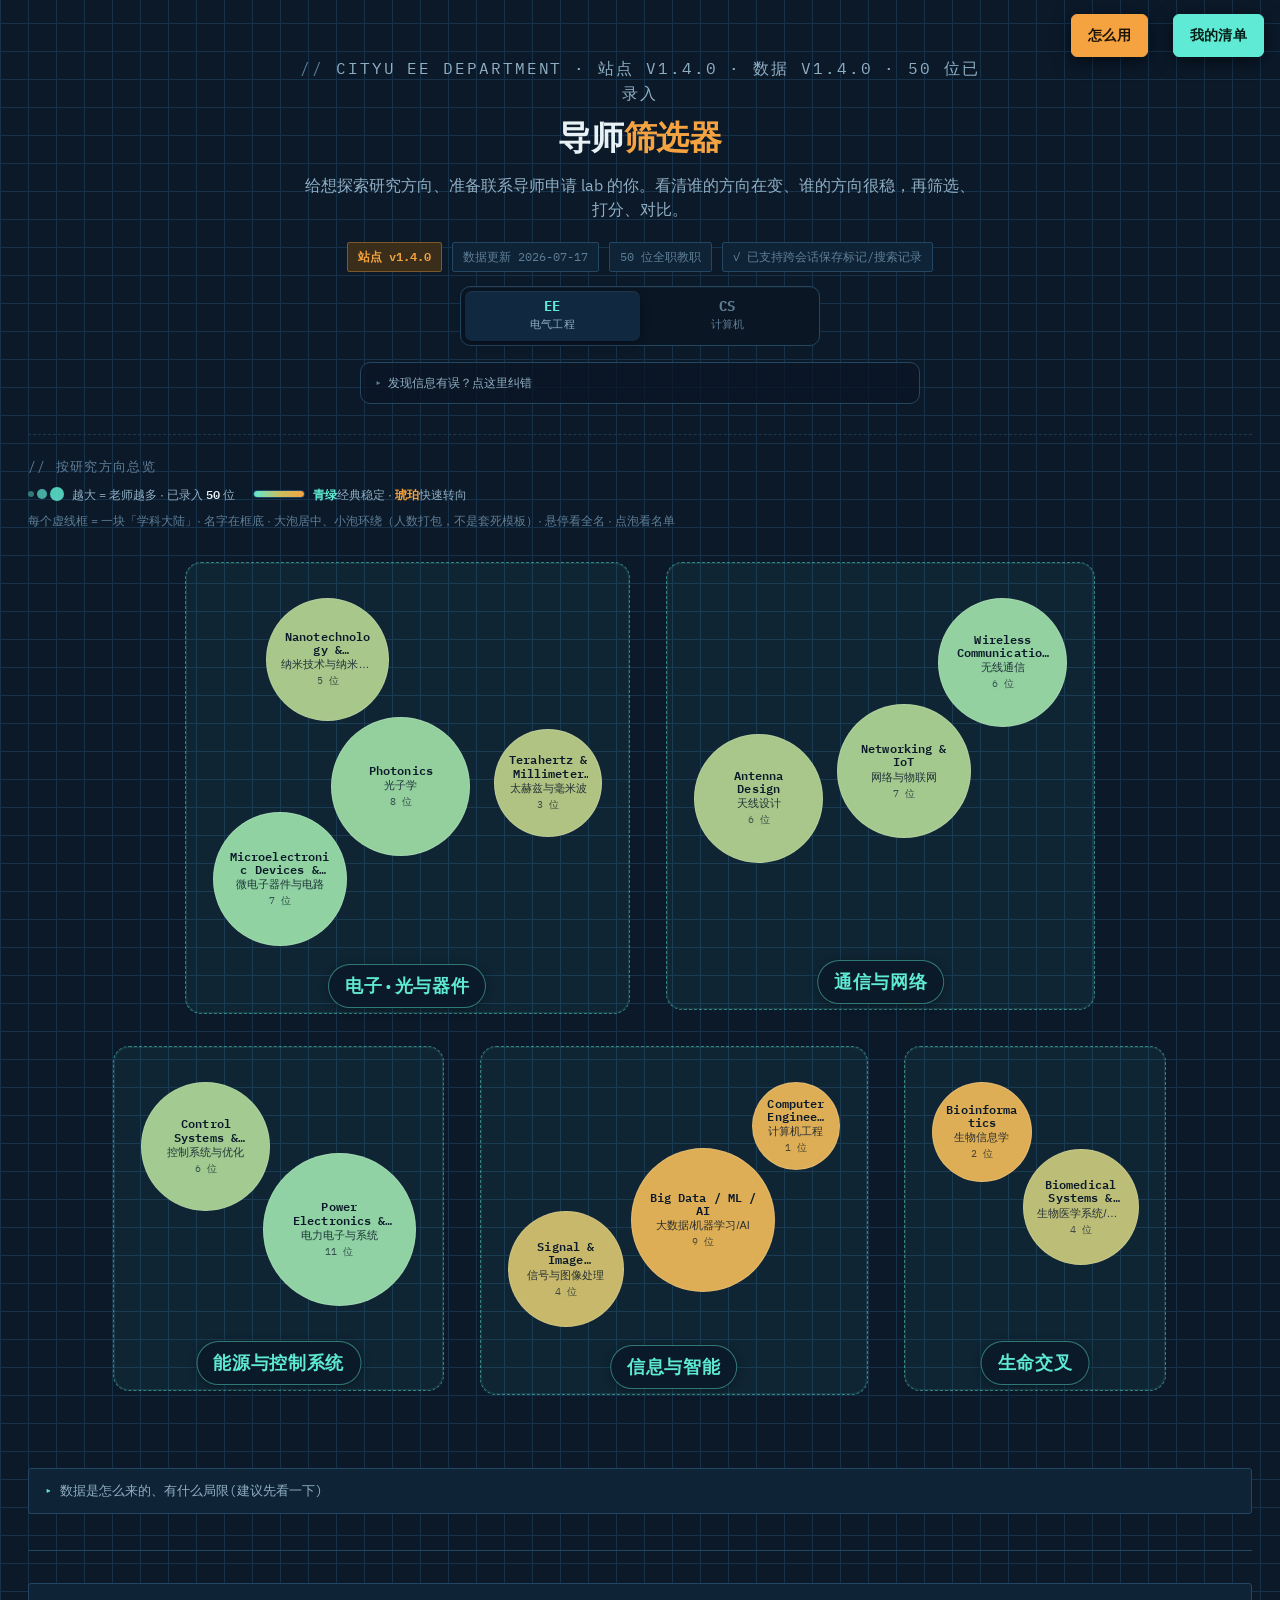
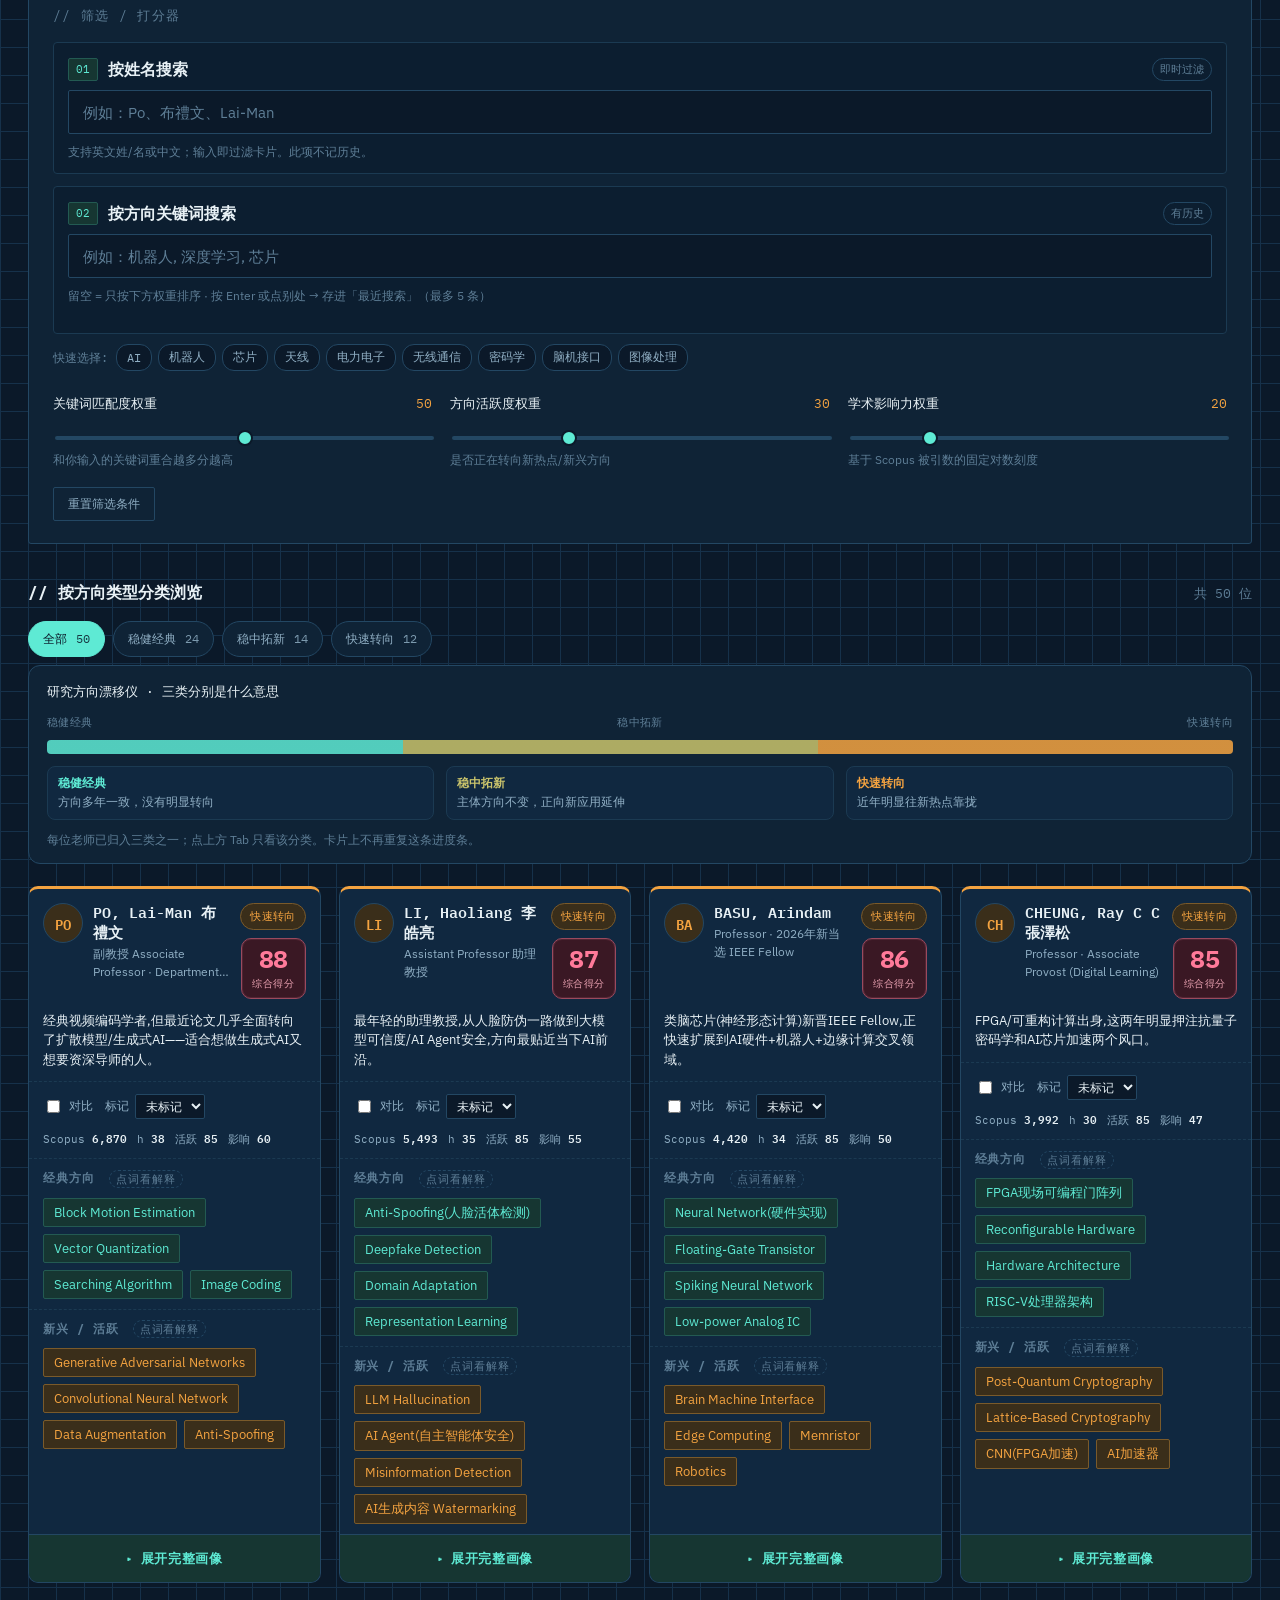
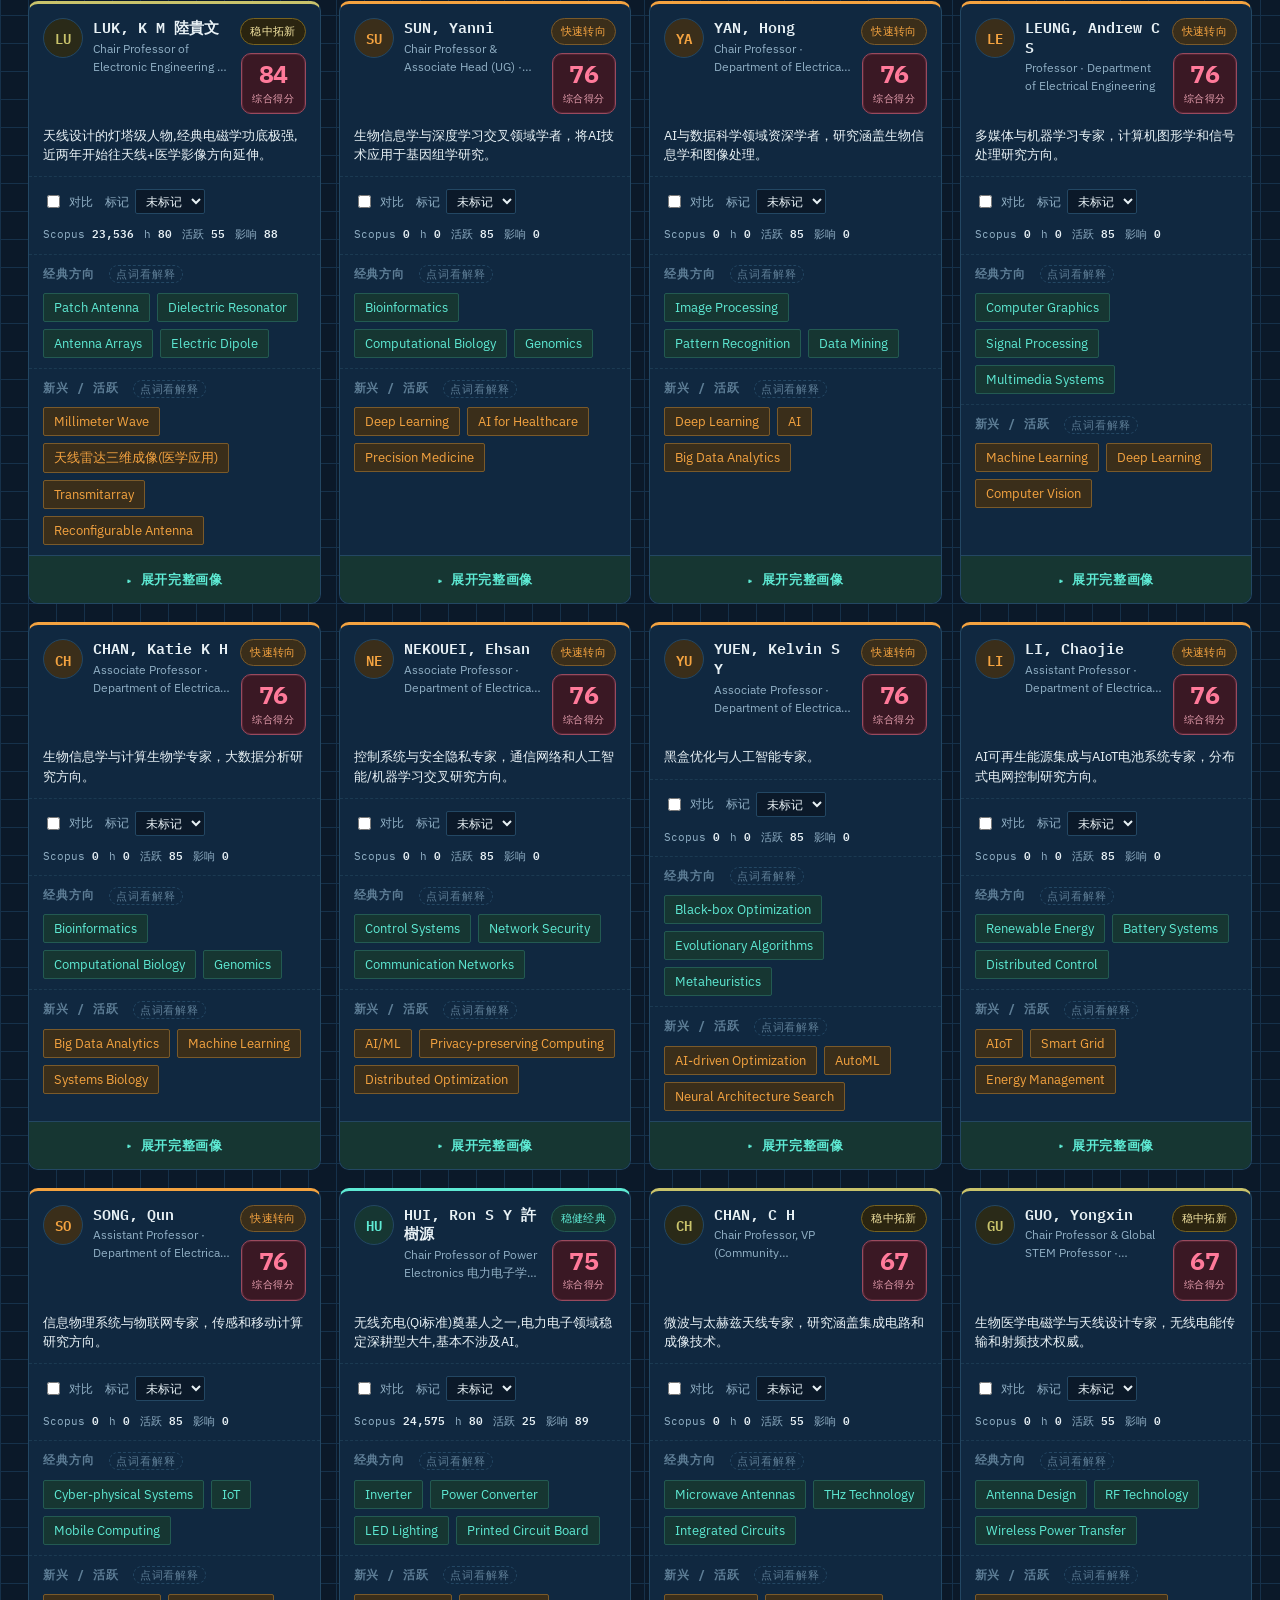
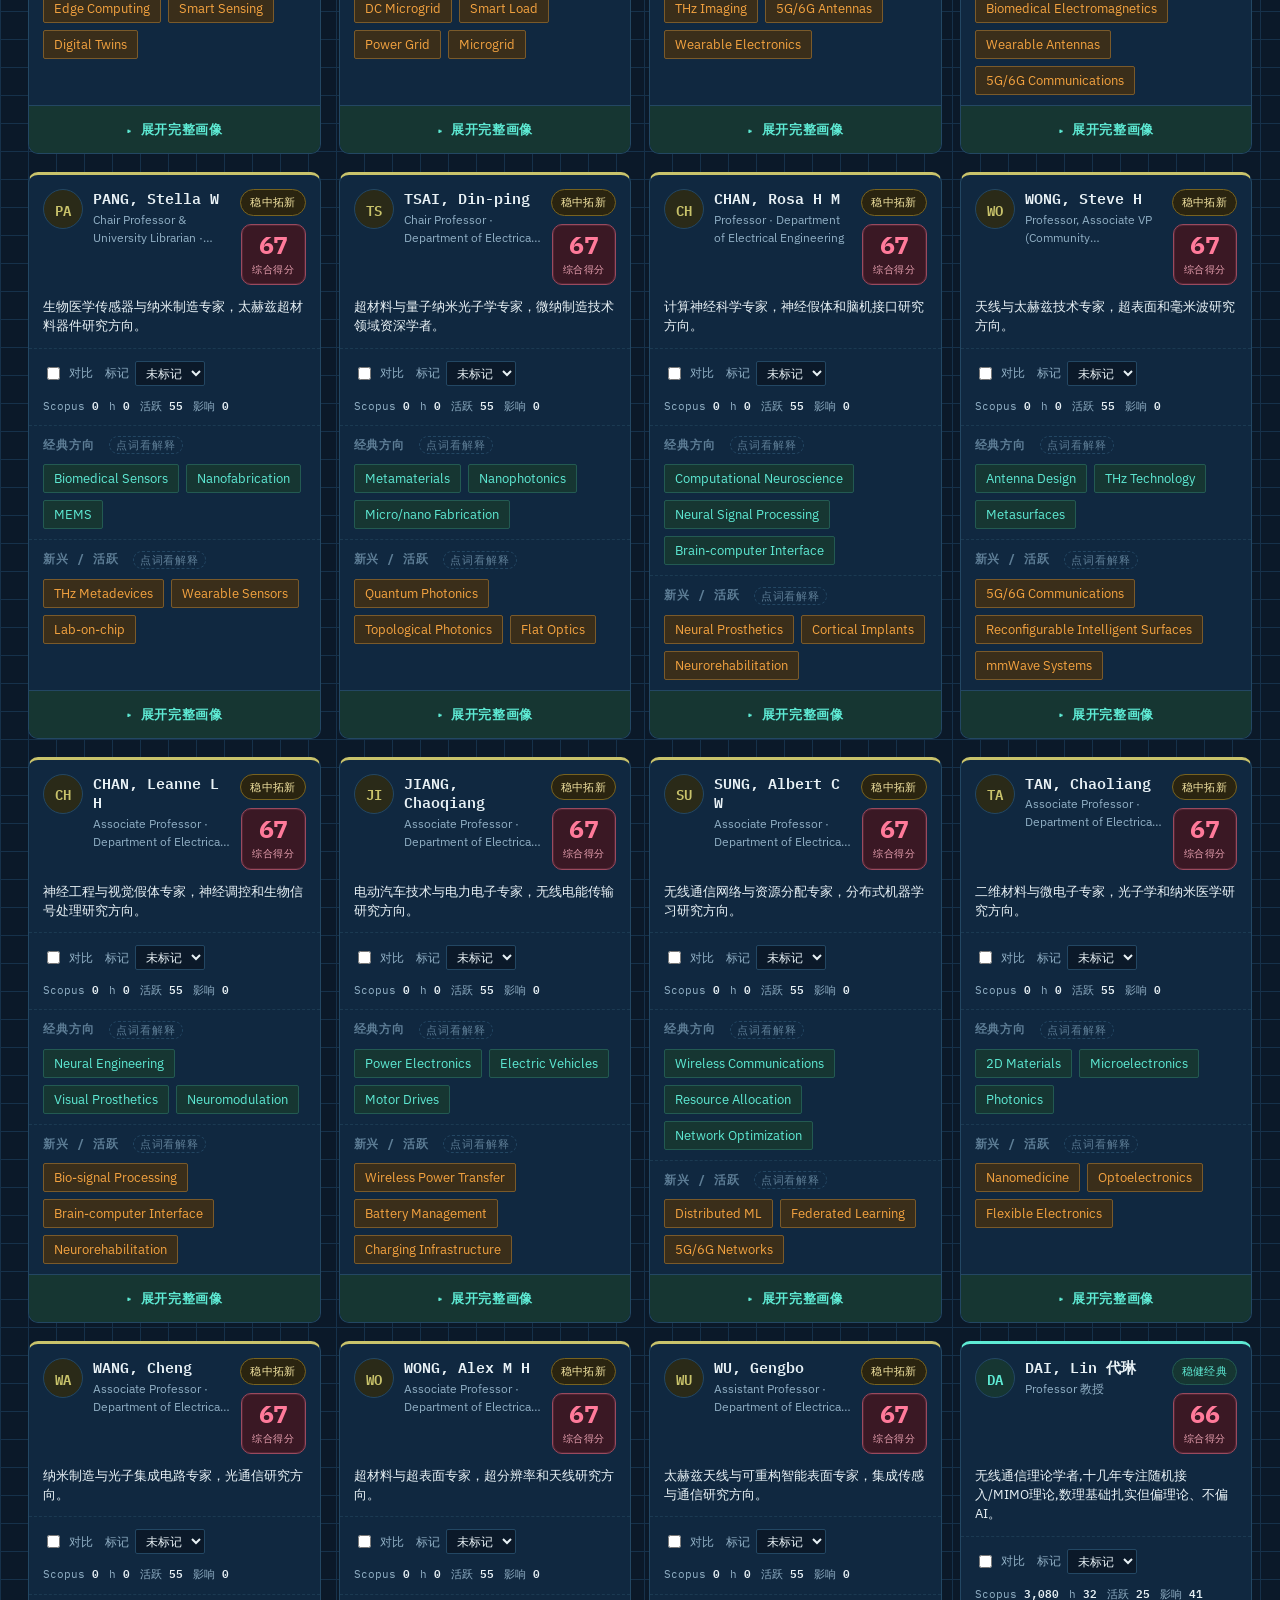
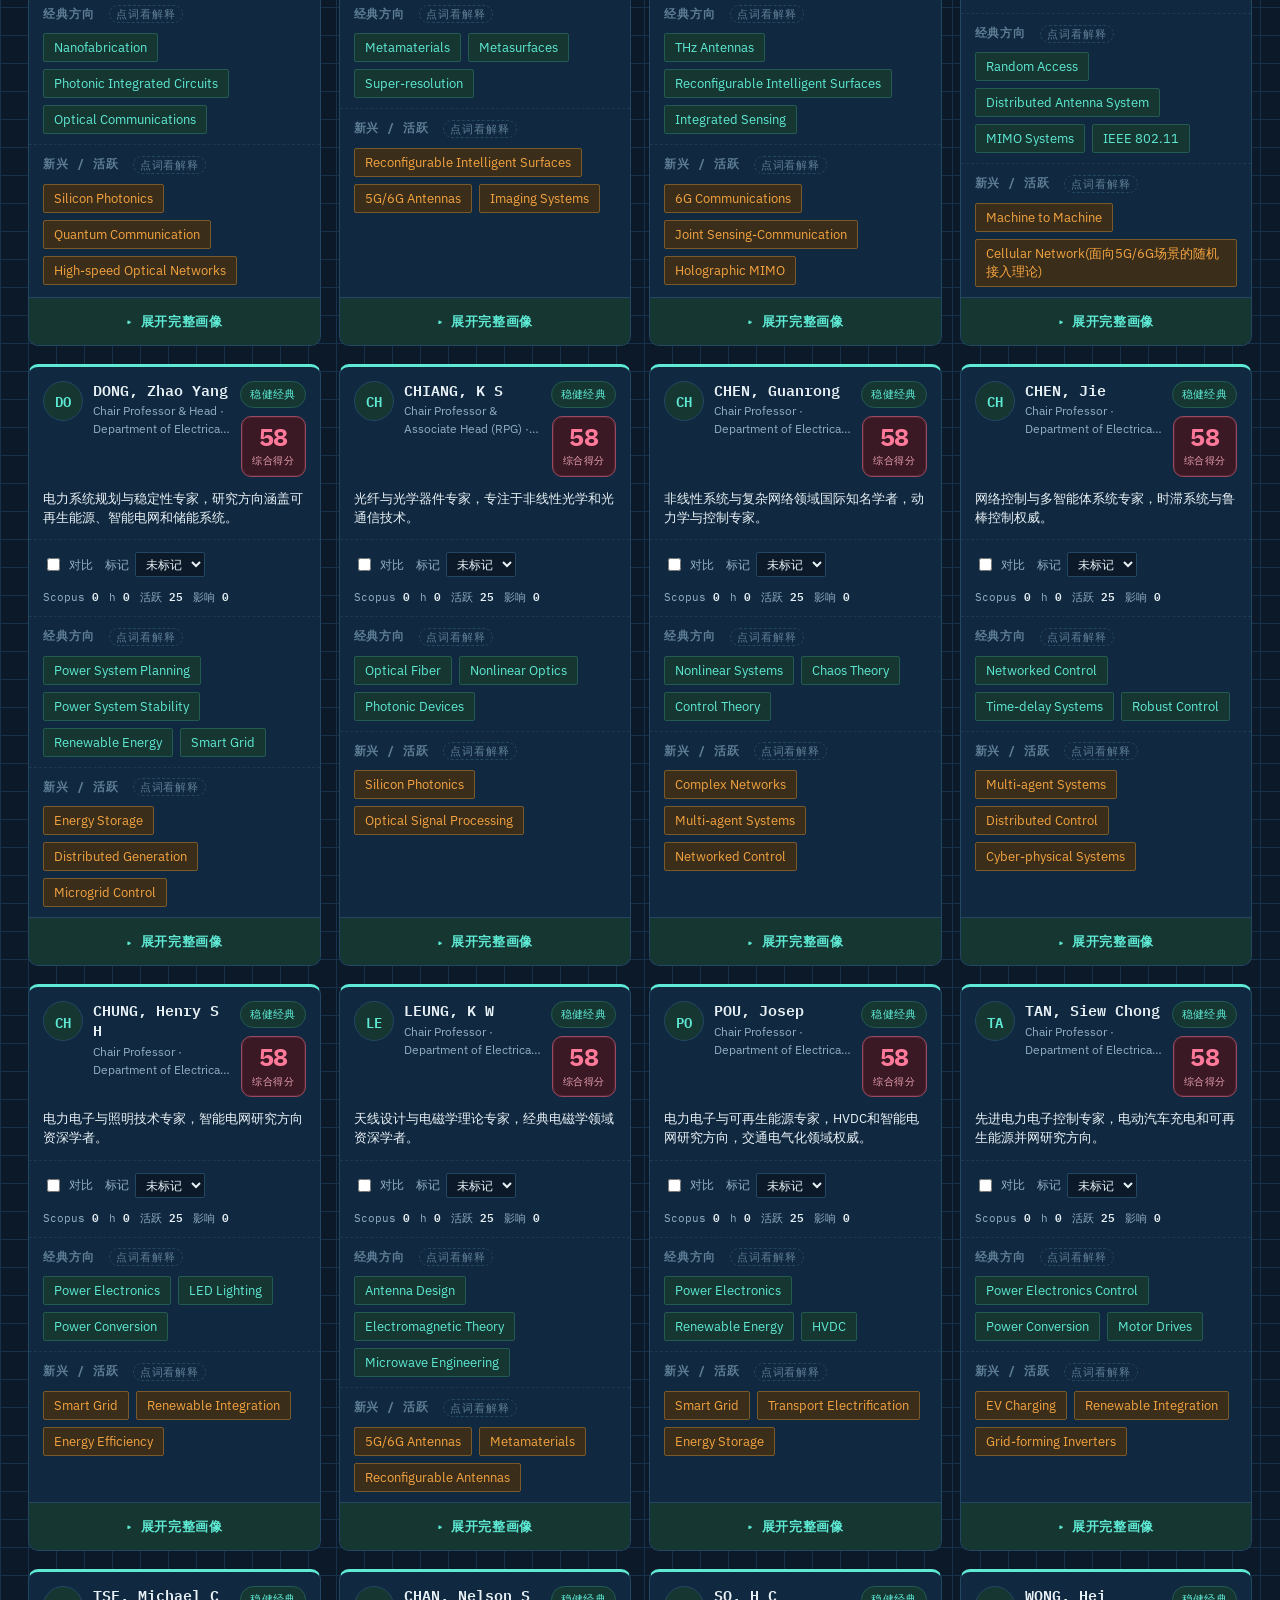
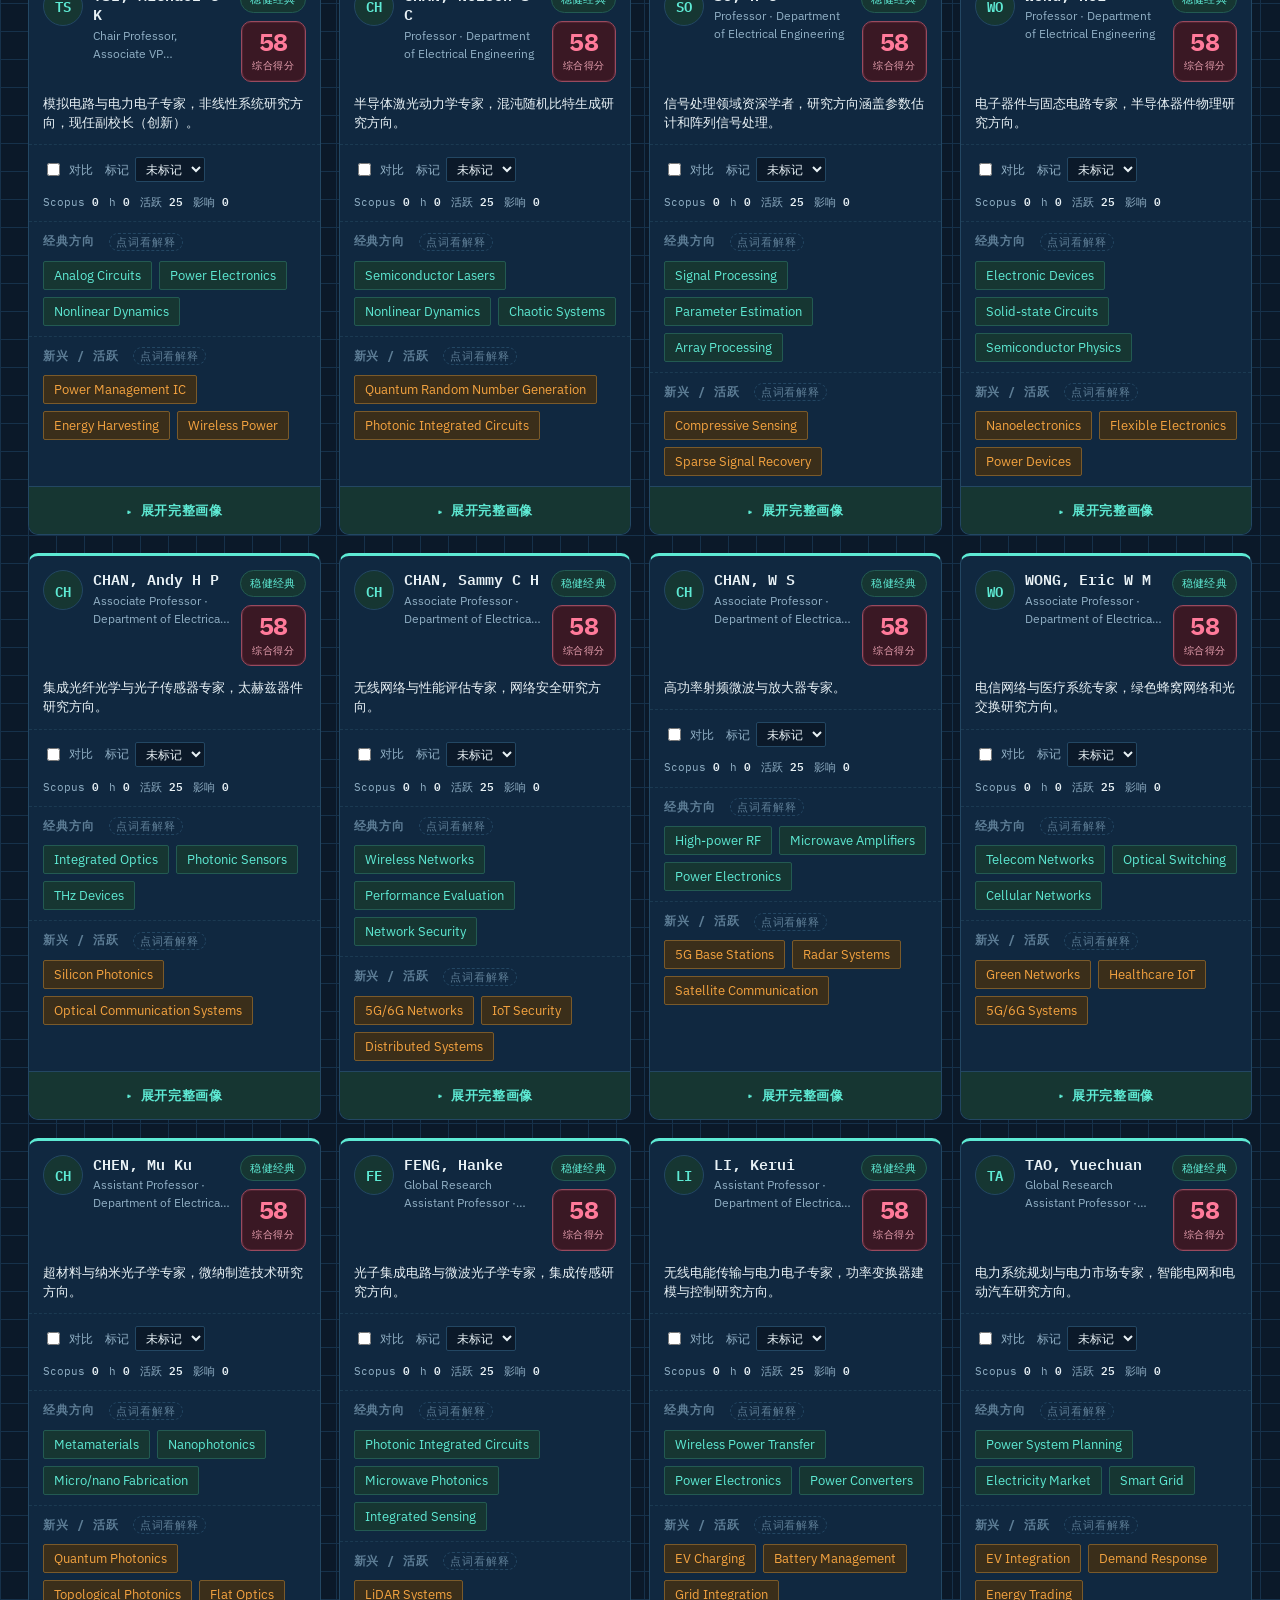
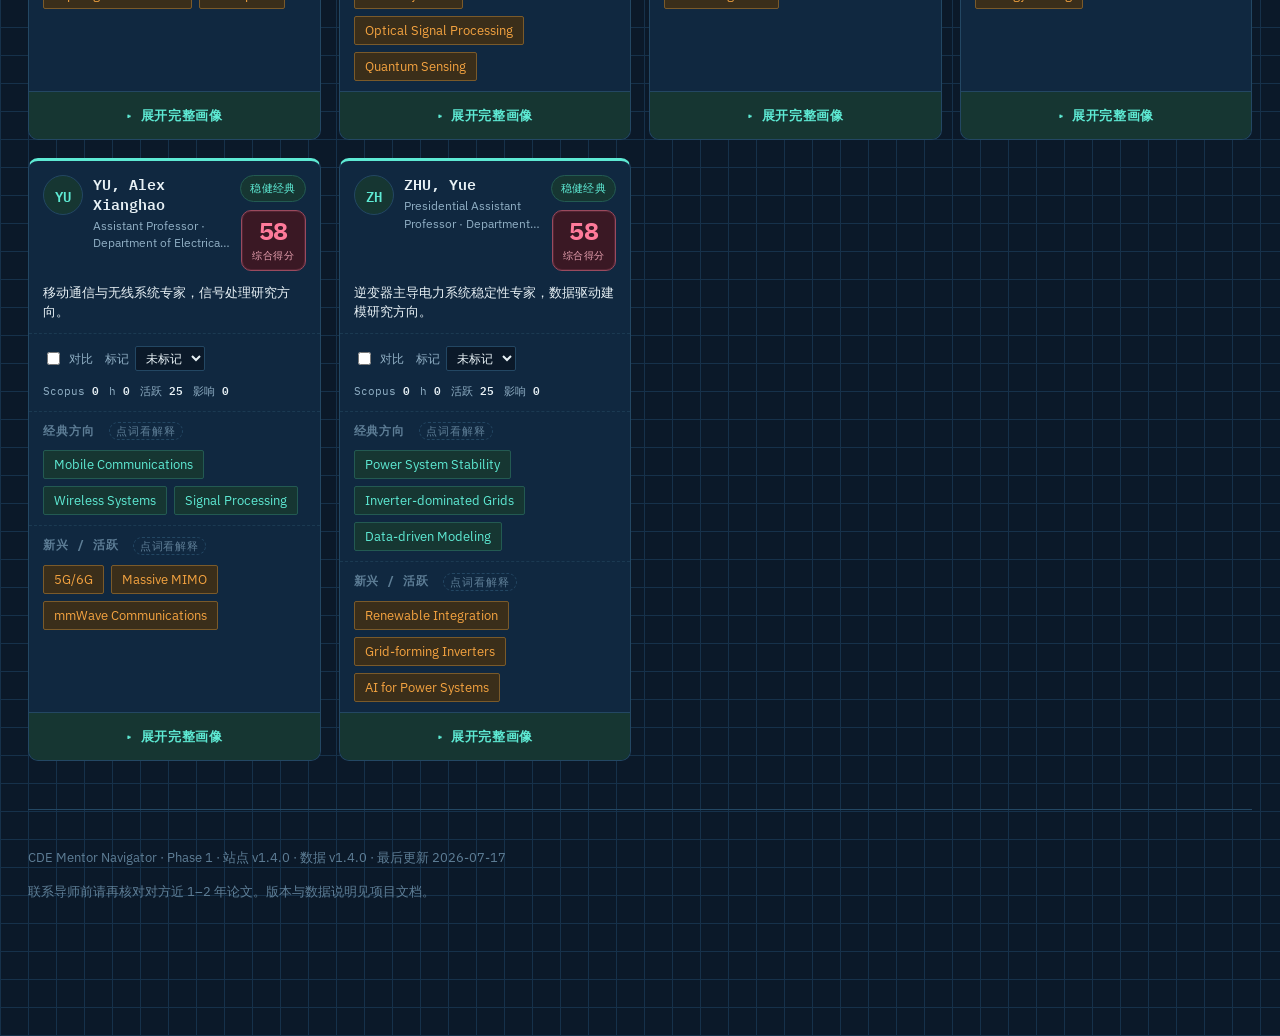
<file: index.html>
<!DOCTYPE html>
<html lang="zh-CN">
<head>
<meta charset="UTF-8">
<meta name="viewport" content="width=device-width, initial-scale=1.0">
<meta name="description" content="CityU EE 导师筛选器 —— 帮学生筛选、对比、理解导师研究方向">
<title>导师筛选器 · CityU EE</title>
<link rel="preconnect" href="https://fonts.googleapis.com">
<link rel="preconnect" href="https://fonts.gstatic.com" crossorigin>
<link href="https://fonts.googleapis.com/css2?family=IBM+Plex+Mono:wght@400;500;600;700&family=IBM+Plex+Sans:wght@400;500;600;700&family=IBM+Plex+Sans+SC:wght@400;500;600;700&display=swap" rel="stylesheet">
<link rel="stylesheet" href="css/style.css?v=20260717-guide5">
</head>
<body>
<div class="wrap">

  <div class="hero">
    <p class="eyebrow">CityU EE Department · <span id="versionEyebrow">站点 · 数据</span> · 50 位已录入</p>
    <h1>导师<span class="accent">筛选器</span></h1>
    <p>给想探索研究方向、准备联系导师申请 lab 的你。看清谁的方向在变、谁的方向很稳，再筛选、打分、对比。</p>
    <div class="hero-meta">
      <span class="pill pill-version" id="versionPill">站点</span>
      <span class="pill" id="dataDatePill">数据更新</span>
      <span class="pill" id="profCountPill">50 位全职教职</span>
      <span class="pill" id="storageStatusNote">检测存储环境中…</span>
    </div>
    <nav class="dept-switch" id="sectionDept" aria-label="院系切换">
      <div class="dept-switch-bar">
        <a class="active" href="./index.html"><span class="dept-switch-label">EE</span><span class="dept-switch-sub">电气工程</span></a>
        <a href="./cs/index.html"><span class="dept-switch-label">CS</span><span class="dept-switch-sub">计算机</span></a>
      </div>
    </nav>

    <details class="quality-board report-board" id="qualityBoard">
      <summary id="qualityBoardSummary">发现信息有误？点这里纠错</summary>
      <div class="quality-board-body" id="qualityBoardBody"></div>
    </details>

    <div class="bubble-section" id="sectionBubble">
      <p class="panel-title" style="margin-bottom:8px;">按研究方向总览</p>
      <div class="bubble-legend" id="bubbleSub">
        <div class="bubble-legend-item">
          <span class="bubble-legend-size" aria-hidden="true"><i></i><i></i><i></i></span>
          <span>越大 = 老师越多 · 已录入 <b id="bubbleCount">—</b> 位</span>
        </div>
        <div class="bubble-legend-item">
          <span class="bubble-legend-grad" aria-hidden="true"></span>
          <span><em class="c-teal">青绿</em>经典稳定 · <em class="c-amber">琥珀</em>快速转向</span>
        </div>
        <div class="bubble-legend-note">每个虚线框 = 一块「学科大陆」· 名字在框底 · 大泡居中、小泡环绕（人数打包，不是套死模板）· 悬停看全名 · 点泡看名单</div>
      </div>
      <div class="bubble-field-viewport" id="bubbleFieldViewport">
        <div class="bubble-field" id="bubbleField"></div>
      </div>
      <div class="theme-expand" id="themeExpand"></div>
    </div>

    <details class="methodology" id="sectionMethodology">
      <summary>数据是怎么来的、有什么局限(建议先看一下)</summary>
      <div class="m-body">
        <ul>
          <li><b>经典/新兴方向标签</b>来自 CityUHK Scholars 对 career-wide 论文的关键词加权；能在近 1–2 年论文标题对上的，归为新兴/活跃。这是归纳估计，不是逐年精确曲线。</li>
          <li><b>稳健经典 / 稳中拓新 / 快速转向</b>是综合「自述 vs 指纹 vs 近作」的定性判断，不是精确算出的分数。</li>
          <li><b>学术影响力</b>基于 Scopus 被引的固定对数刻度；<b>匹配度</b>只反映你输入的关键词重合，不代表导师是否愿意带你。</li>
          <li>标记与关键词搜索历史存在本机 localStorage；清除浏览器数据会丢失。</li>
        </ul>
      </div>
    </details>
  </div>

  <div class="panel" id="sectionFilter">
    <p class="panel-title">筛选 / 打分器</p>

    <div class="search-engines" id="sectionSearch">
      <div class="tag-input-row search-engine">
        <div class="search-engine-head">
          <span class="search-engine-num">01</span>
          <label for="nameInput">按姓名搜索</label>
          <span class="search-engine-tag">即时过滤</span>
        </div>
        <input id="nameInput" type="text" placeholder="例如：Po、布禮文、Lai-Man" autocomplete="off">
        <div class="input-hint">支持英文姓/名或中文；输入即过滤卡片。此项不记历史。</div>
      </div>

      <div class="tag-input-row search-engine">
        <div class="search-engine-head">
          <span class="search-engine-num">02</span>
          <label for="interestInput">按方向关键词搜索</label>
          <span class="search-engine-tag">有历史</span>
        </div>
        <input id="interestInput" type="text" placeholder="例如：机器人, 深度学习, 芯片" autocomplete="off">
        <div class="input-hint">留空 = 只按下方权重排序 · 按 Enter 或点别处 → 存进「最近搜索」（最多 5 条）</div>
        <div class="active-tags" id="activeTags"></div>
      </div>
    </div>

    <div class="quick-row">
      <span class="quick-label">快速选择:</span>
      <div class="quick-chips" id="presetChips"></div>
    </div>
    <div class="quick-row" id="historyRow" style="display:none;">
      <span class="quick-label">关键词最近搜索:</span>
      <div class="quick-chips" id="historyChips"></div>
    </div>

    <div class="sliders" id="sectionWeights">
      <div class="slider-block">
        <label>关键词匹配度权重 <span class="val" id="wMatchVal">50</span></label>
        <input type="range" id="wMatch" min="0" max="100" value="50">
        <div class="slider-sub">和你输入的关键词重合越多分越高</div>
      </div>
      <div class="slider-block">
        <label>方向活跃度权重 <span class="val" id="wTrendVal">30</span></label>
        <input type="range" id="wTrend" min="0" max="100" value="30">
        <div class="slider-sub">是否正在转向新热点/新兴方向</div>
      </div>
      <div class="slider-block">
        <label>学术影响力权重 <span class="val" id="wImpactVal">20</span></label>
        <input type="range" id="wImpact" min="0" max="100" value="20">
        <div class="slider-sub">基于 Scopus 被引数的固定对数刻度</div>
      </div>
    </div>

    <button class="reset-btn" id="resetBtn" type="button">重置筛选条件</button>
  </div>

  <div class="results-head" id="sectionResults">
    <h2 style="font-family:var(--mono);font-size:1rem;margin:0;color:var(--ink);">// 按方向类型分类浏览</h2>
    <span class="results-count" id="resultsCount"></span>
  </div>
  <div class="tier-tabs" id="tierTabs" role="tablist" aria-label="按稳健经典 / 稳中拓新 / 快速转向分类"></div>

  <div class="tier-legend" id="tierLegend">
    <p class="tier-legend-title">研究方向漂移仪 · 三类分别是什么意思</p>
    <div class="gauge-label-row"><span>稳健经典</span><span>稳中拓新</span><span>快速转向</span></div>
    <div class="gauge gauge-lg" aria-hidden="true"></div>
    <div class="tier-legend-defs">
      <div class="tier-def stable"><b>稳健经典</b>方向多年一致，没有明显转向</div>
      <div class="tier-def evolve"><b>稳中拓新</b>主体方向不变，正向新应用延伸</div>
      <div class="tier-def pivot"><b>快速转向</b>近年明显往新热点靠拢</div>
    </div>
    <p class="tier-tabs-hint">每位老师已归入三类之一；点上方 Tab 只看该分类。卡片上不再重复这条进度条。</p>
  </div>

  <div class="grid" id="cardGrid"></div>

  <footer>
    <p id="footerVersionNote">CDE Mentor Navigator · EE</p>
    <p>联系导师前请再核对对方近 1–2 年论文。版本与数据说明见项目文档。</p>
  </footer>

</div>

<button id="guideBtn" class="fab fab-guide" type="button" title="怎么用这个筛选器">怎么用</button>
<button id="myListBtn" class="fab fab-mylist" type="button" title="我的清单">我的清单</button>
<button id="backToTopBtn" class="fab fab-top" type="button" title="回到顶部" aria-label="回到顶部">↑</button>

<div class="compare-bar" id="compareBar">
  <div class="compare-bar-inner">
    <div class="compare-chips" id="compareChips"></div>
    <span id="compareCountText">已选 0/3</span>
    <button class="compare-view-btn" id="compareViewBtn" type="button" disabled>查看对比 →</button>
  </div>
</div>

<div class="overlay" id="compareOverlay">
  <div class="overlay-panel">
    <div class="overlay-head">
      <h3>// 老师对比</h3>
      <button class="overlay-close" data-close="compareOverlay" type="button">✕ 关闭</button>
    </div>
    <div class="compare-table-wrap" id="compareTableWrap"></div>
  </div>
</div>

<div class="overlay" id="myListOverlay">
  <div class="overlay-panel">
    <div class="overlay-head">
      <h3>// 我的清单</h3>
      <button class="overlay-close" data-close="myListOverlay" type="button">✕ 关闭</button>
    </div>
    <div id="myListContent"></div>
    <div class="mylist-actions">
      <button class="reset-btn export-btn" id="exportListBtn" type="button">一键导出清单 CSV</button>
      <button class="reset-btn" id="clearStatusBtn" type="button">清空所有标记</button>
    </div>
  </div>
</div>

<div class="overlay" id="guideOverlay">
  <div class="overlay-panel overlay-panel-guide">
    <div class="overlay-head">
      <h3>// 怎么用</h3>
      <button class="overlay-close" data-close="guideOverlay" type="button">✕ 关闭</button>
    </div>
    <div class="guide-lead">
      <p><b>点下面任一条，会关闭教程并跳到页面对应区域</b>，该区域会短暂高亮。</p>
    </div>
    <div class="guide-body" id="guideBody">
      <button type="button" class="guide-sec" data-guide-target="#sectionDept">
        <h4><span class="guide-num">01</span> 先选 EE 还是 CS</h4>
        <p>头顶两个院系按钮。电气与计算机是两套名单，标记互不串用。</p>
      </button>
      <button type="button" class="guide-sec" data-guide-target="#qualityBoard">
        <h4><span class="guide-num">02</span> 看到写错了？</h4>
        <ul class="guide-dots">
          <li>把出错原文贴上来</li>
          <li>再写你认为正确的内容</li>
          <li>记录保存在本机，可导出给维护者修改</li>
        </ul>
      </button>
      <button type="button" class="guide-sec" data-guide-target="#sectionBubble">
        <h4><span class="guide-num">03</span> 上面那张方向地图</h4>
        <ul class="guide-dots">
          <li>一个虚线框 = 一类相近方向</li>
          <li>泡越大，该方向老师越多</li>
          <li>绿偏稳定，黄偏转向新热点</li>
          <li>鼠标悬停看全名，点击展开名单</li>
        </ul>
      </button>
      <button type="button" class="guide-sec" data-guide-target="#sectionMethodology">
        <h4><span class="guide-num">04</span> 数据靠谱吗？</h4>
        <p>这里写了数据来源与局限。适合当参考图使用；正式联系导师前，请再核对近两年论文。</p>
      </button>
      <button type="button" class="guide-sec" data-guide-target="#sectionSearch">
        <h4><span class="guide-num">05</span> 搜人 / 搜方向</h4>
        <ul class="guide-dots">
          <li>按姓名：输入即过滤卡片</li>
          <li>按关键词：参与匹配打分</li>
          <li>关键词回车后，会写入「最近搜索」</li>
        </ul>
      </button>
      <button type="button" class="guide-sec" data-guide-target="#sectionWeights">
        <h4><span class="guide-num">06</span> 三个滑条怎么排</h4>
        <ul class="guide-dots">
          <li>匹配：和你关键词像不像</li>
          <li>活跃：方向新不新、是否在转向</li>
          <li>影响力：被引大致高低</li>
          <li>拖动后，下方卡片顺序立刻更新</li>
        </ul>
      </button>
      <button type="button" class="guide-sec" data-guide-target="#sectionResults">
        <h4><span class="guide-num">07</span> 稳 / 拓新 / 转向</h4>
        <ul class="guide-dots">
          <li>用上方 Tab 只看某一类老师</li>
          <li>下方色带说明三类分别是什么意思</li>
        </ul>
      </button>
      <button type="button" class="guide-sec" data-guide-target="#cardGrid">
        <h4><span class="guide-num">08</span> 老师卡片</h4>
        <ul class="guide-dots">
          <li>点彩色词，看白话解释</li>
          <li>「展开完整画像」：联系方式、自述、论文等</li>
          <li>可标记：感兴趣 / 已联系 / 放弃</li>
          <li>勾选「对比」最多 3 位</li>
        </ul>
      </button>
      <button type="button" class="guide-sec" data-guide-target="#compareBar" data-guide-fallback="#cardGrid">
        <h4><span class="guide-num">09</span> 对比</h4>
        <ul class="guide-dots">
          <li>在卡片上勾选「对比」</li>
          <li>页面底部出现对比条</li>
          <li>点进去可并排查看</li>
        </ul>
      </button>
      <button type="button" class="guide-sec" data-guide-target="#myListBtn">
        <h4><span class="guide-num">10</span> 我的清单</h4>
        <ul class="guide-dots">
          <li>入口在右上角「我的清单」</li>
          <li>汇总你标记过的老师</li>
          <li>可导出为表格</li>
        </ul>
      </button>
    </div>
  </div>
</div>

<script src="js/app.js?v=20260717-guide5"></script>
</body>
</html>
</file>
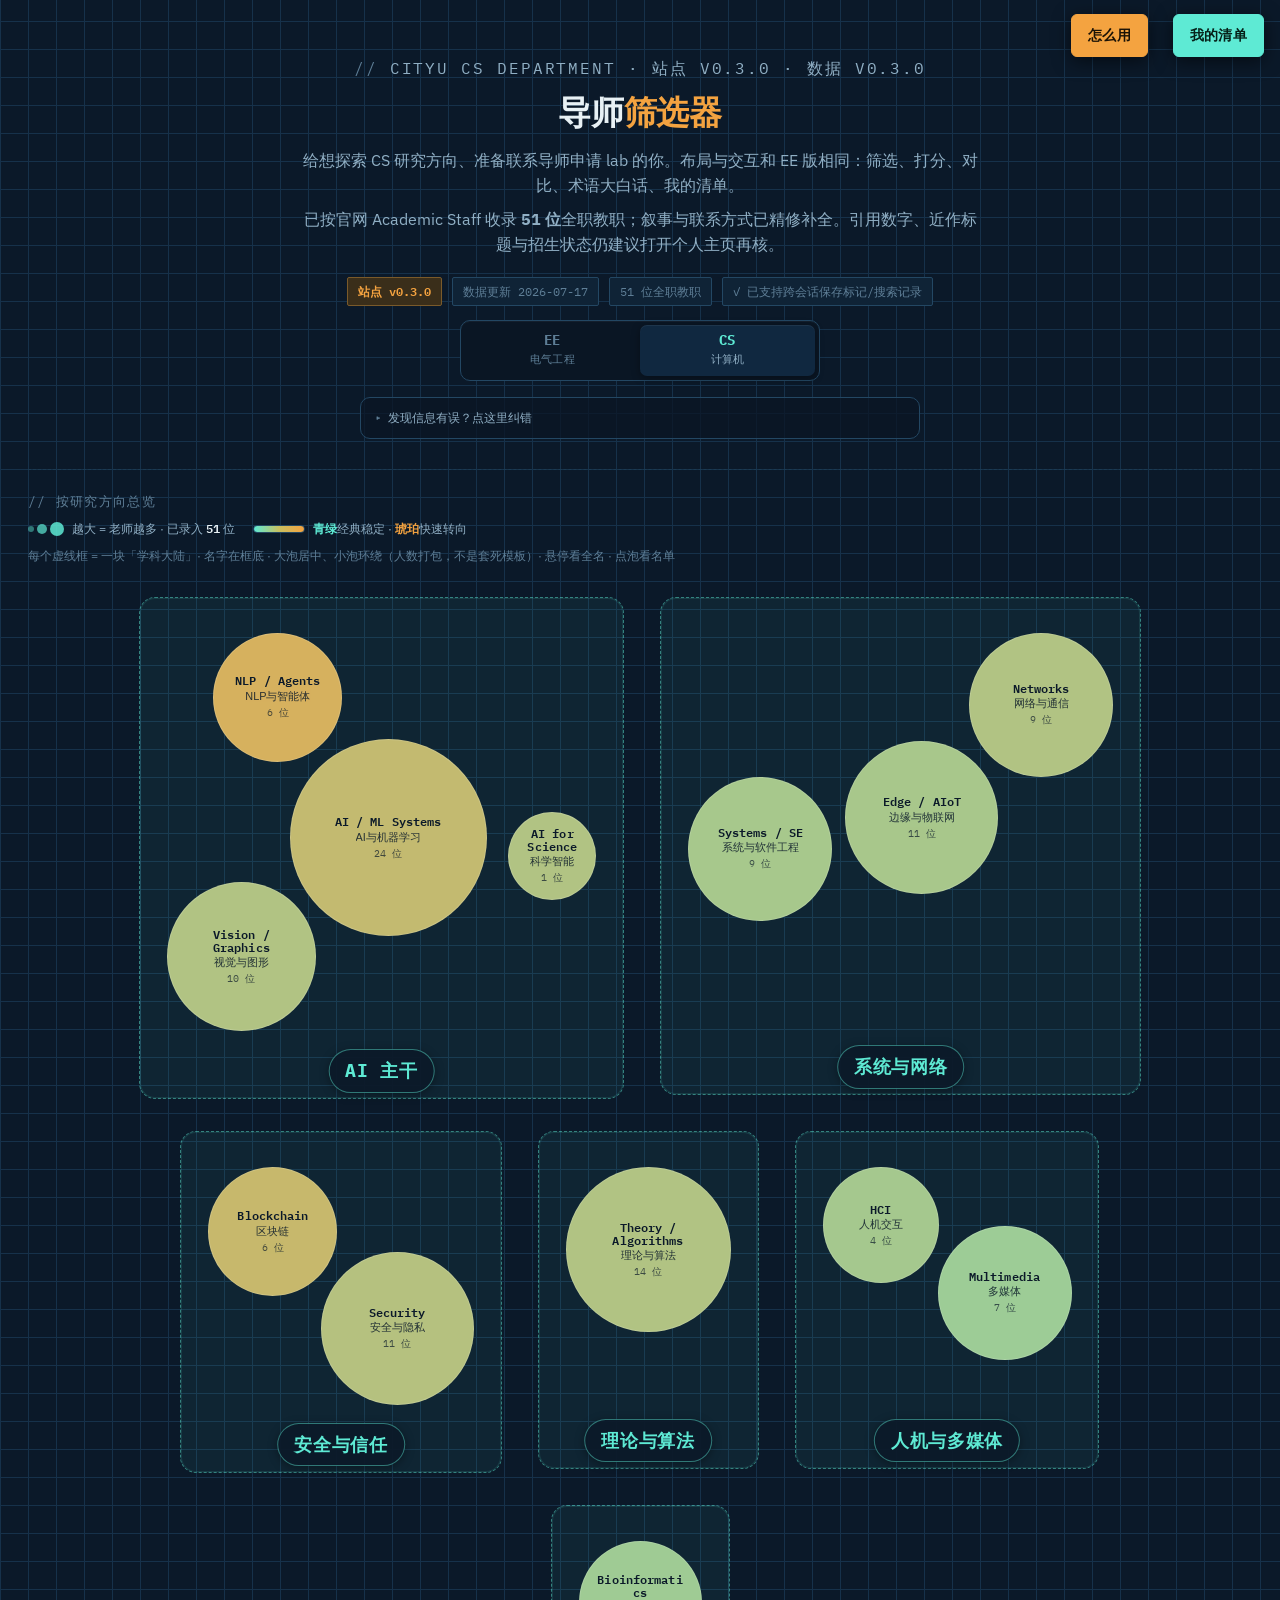
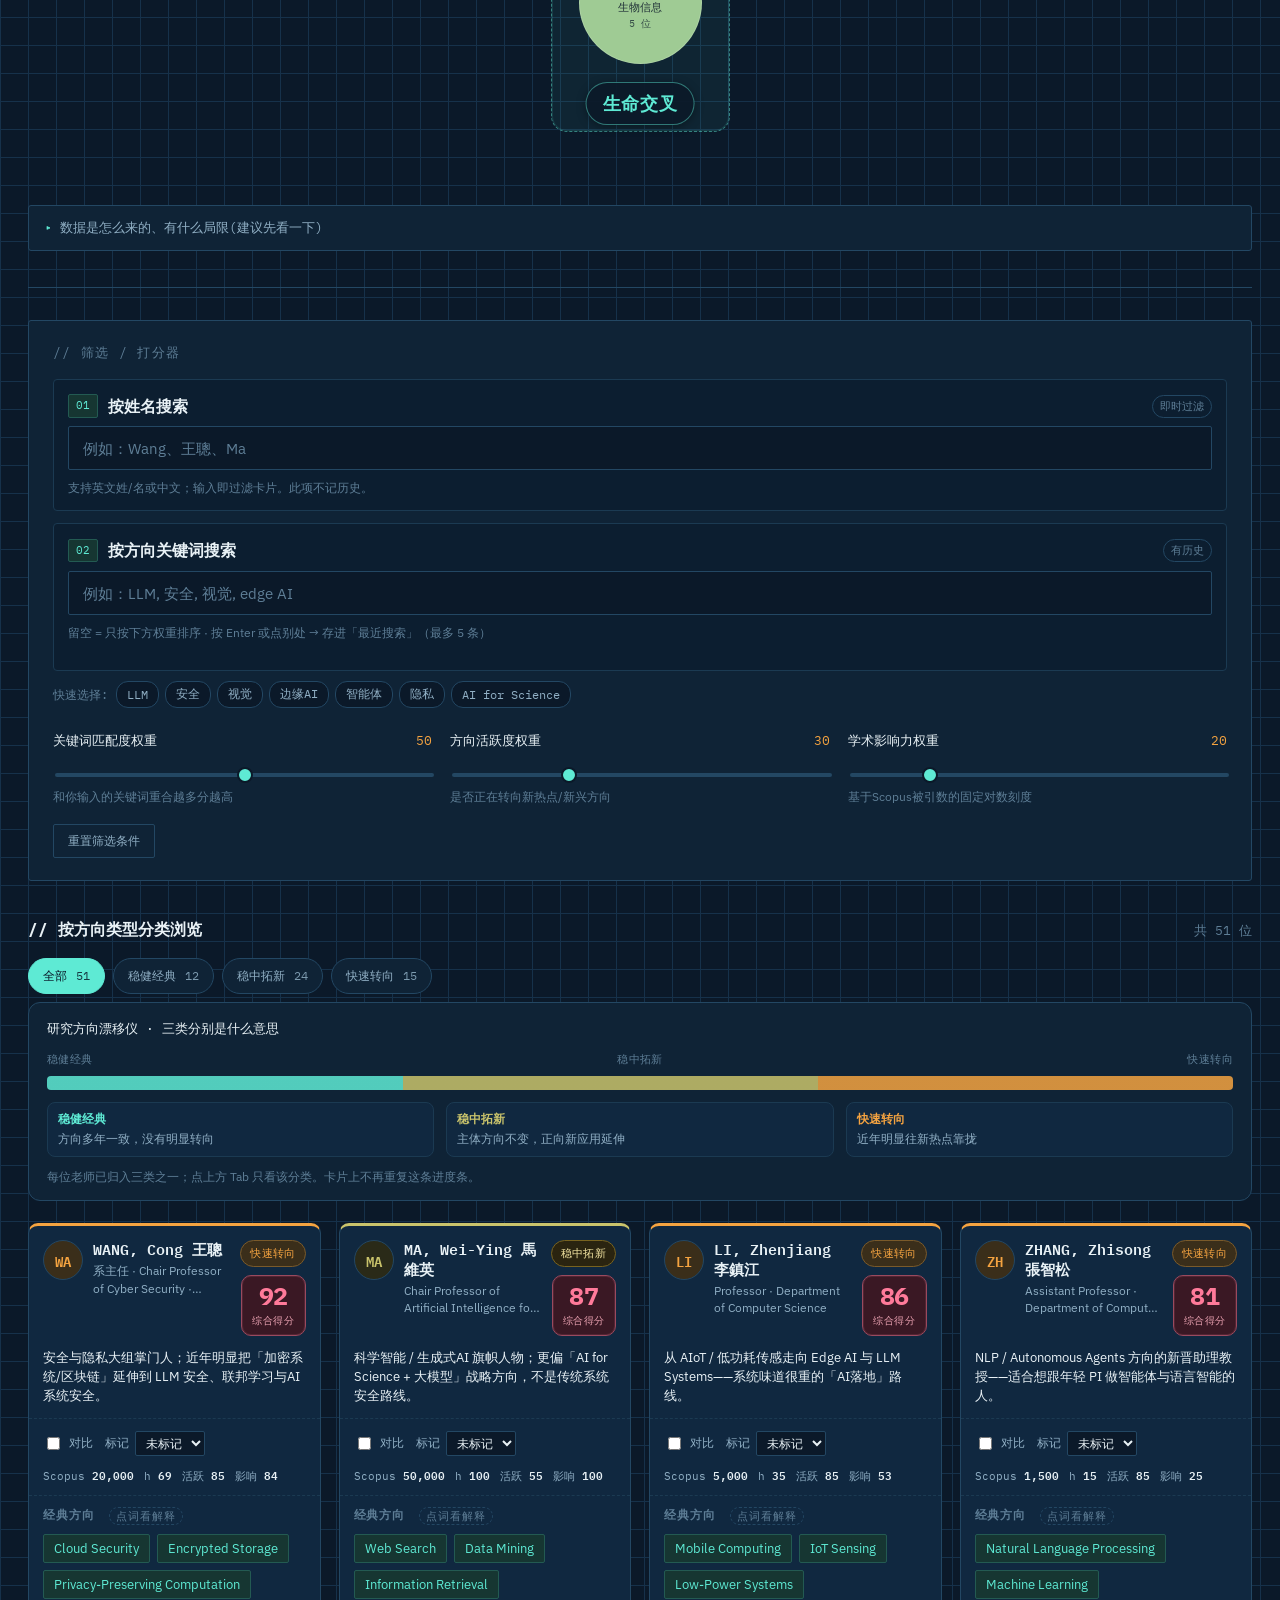
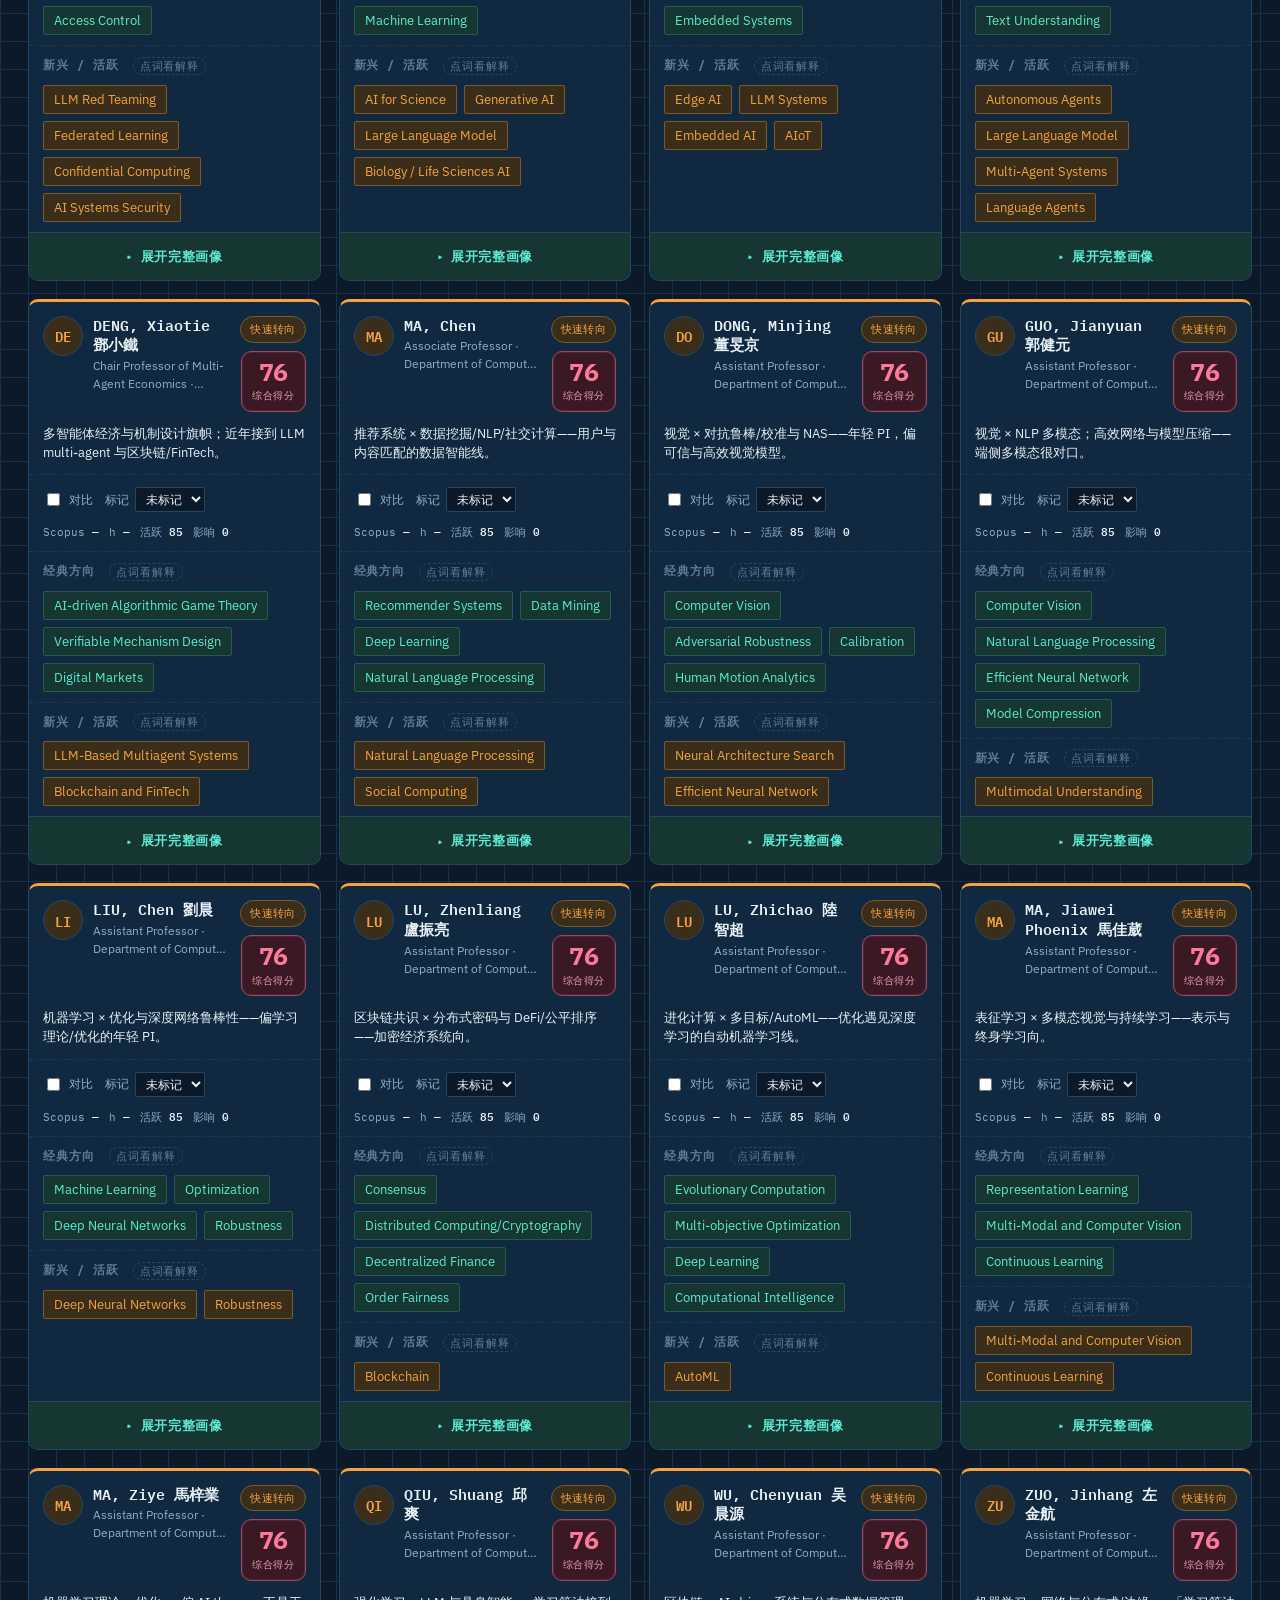
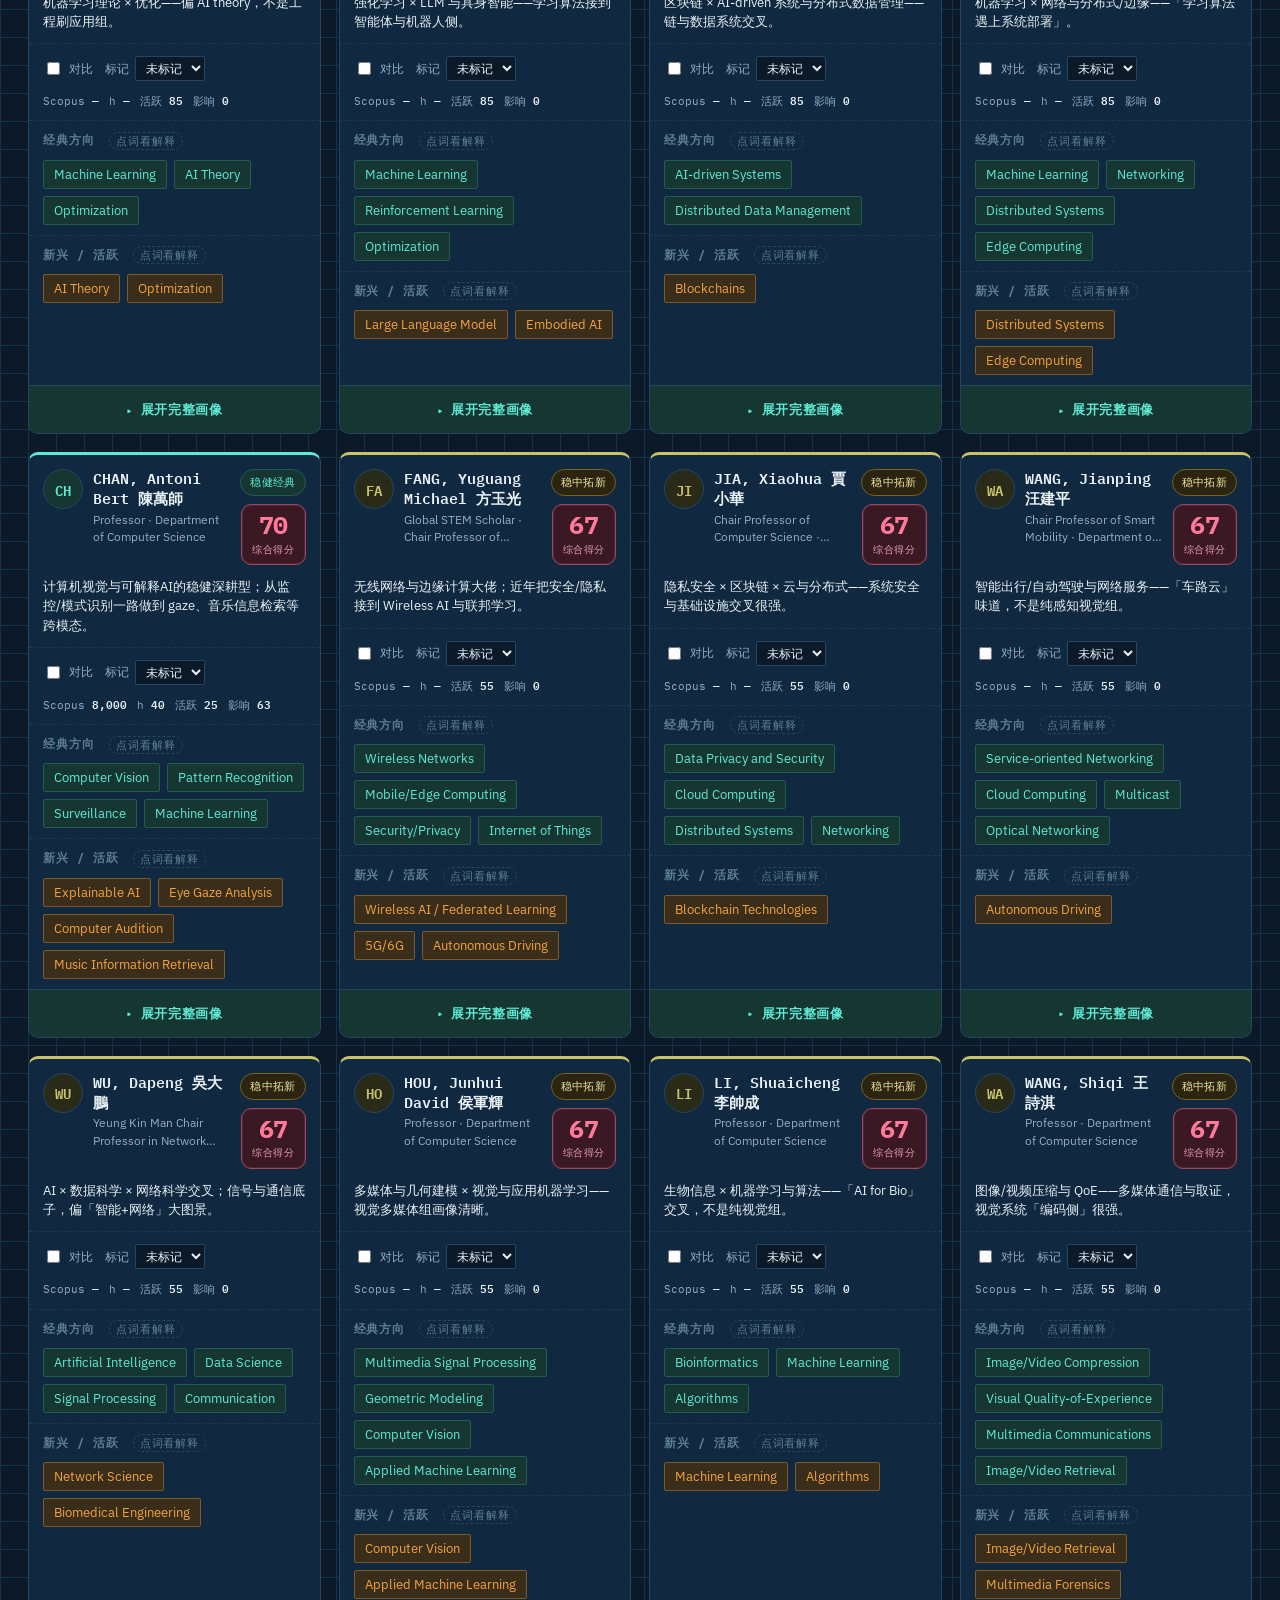
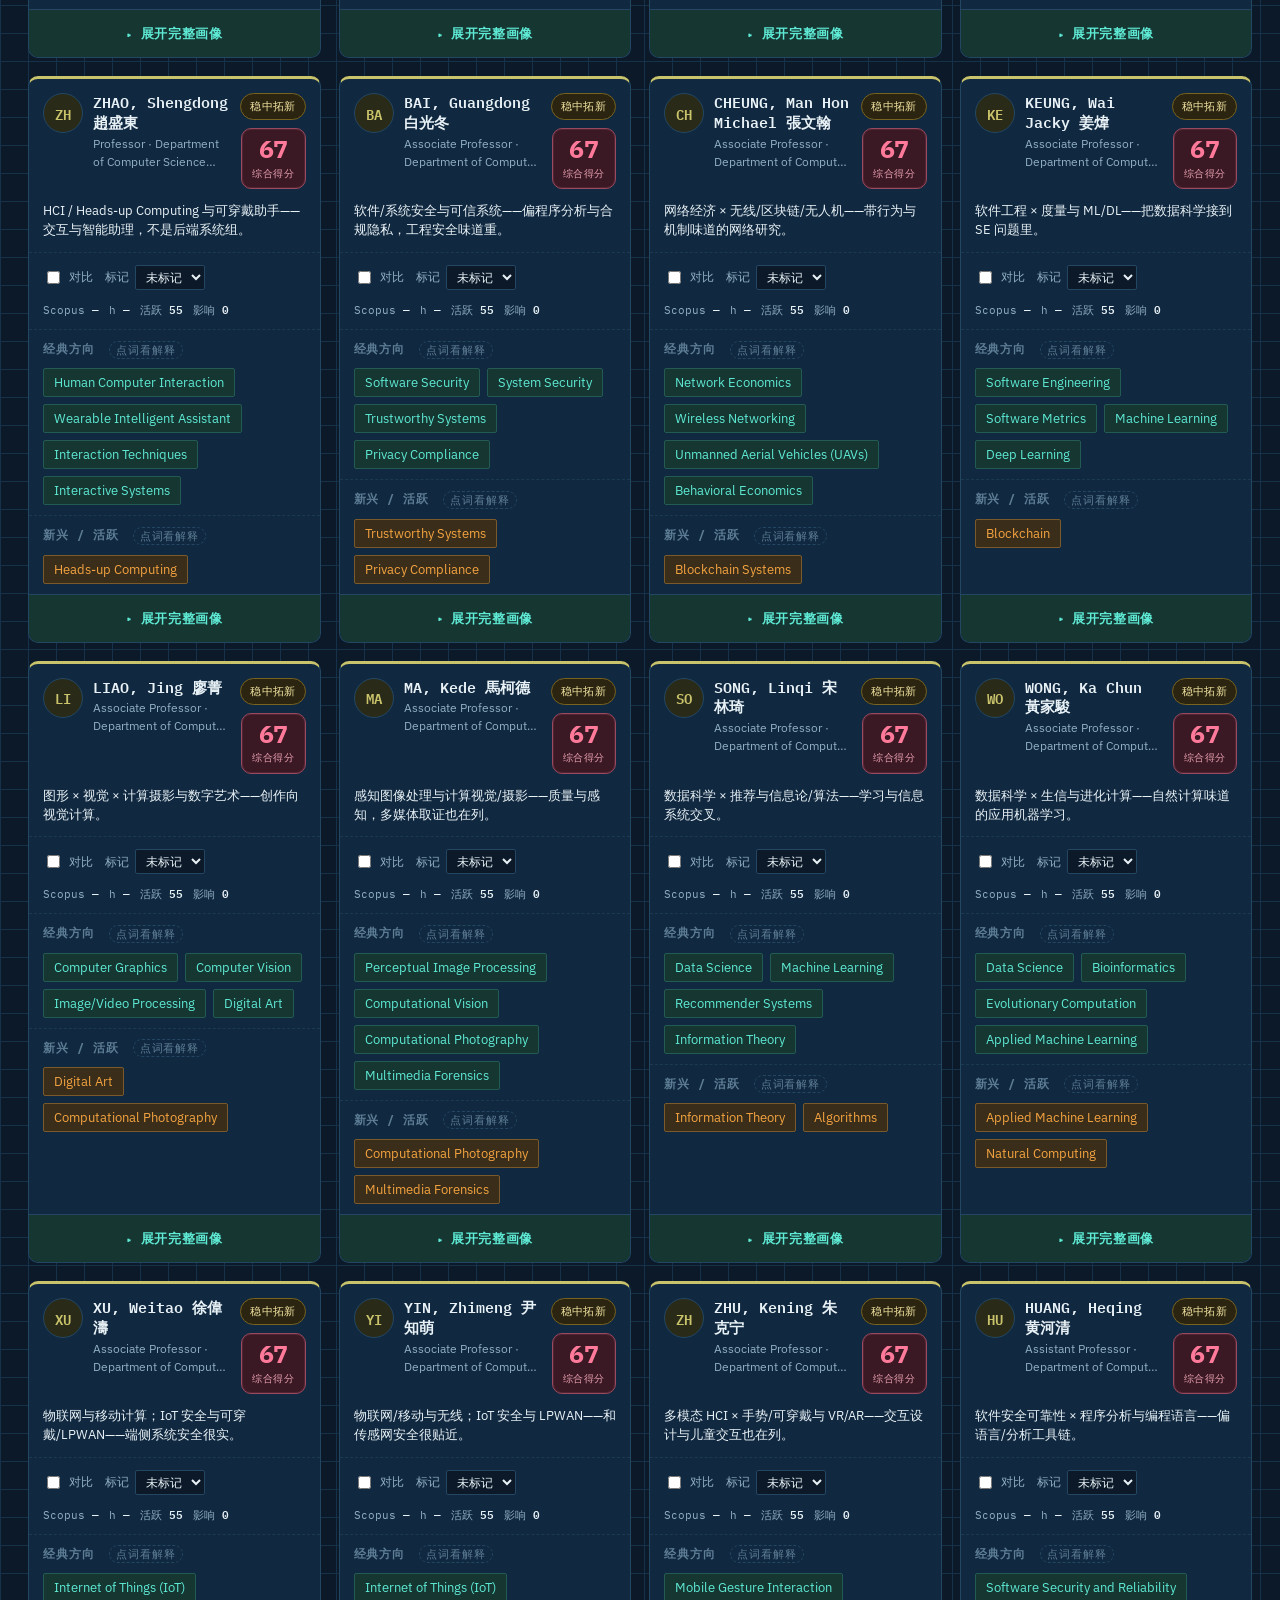
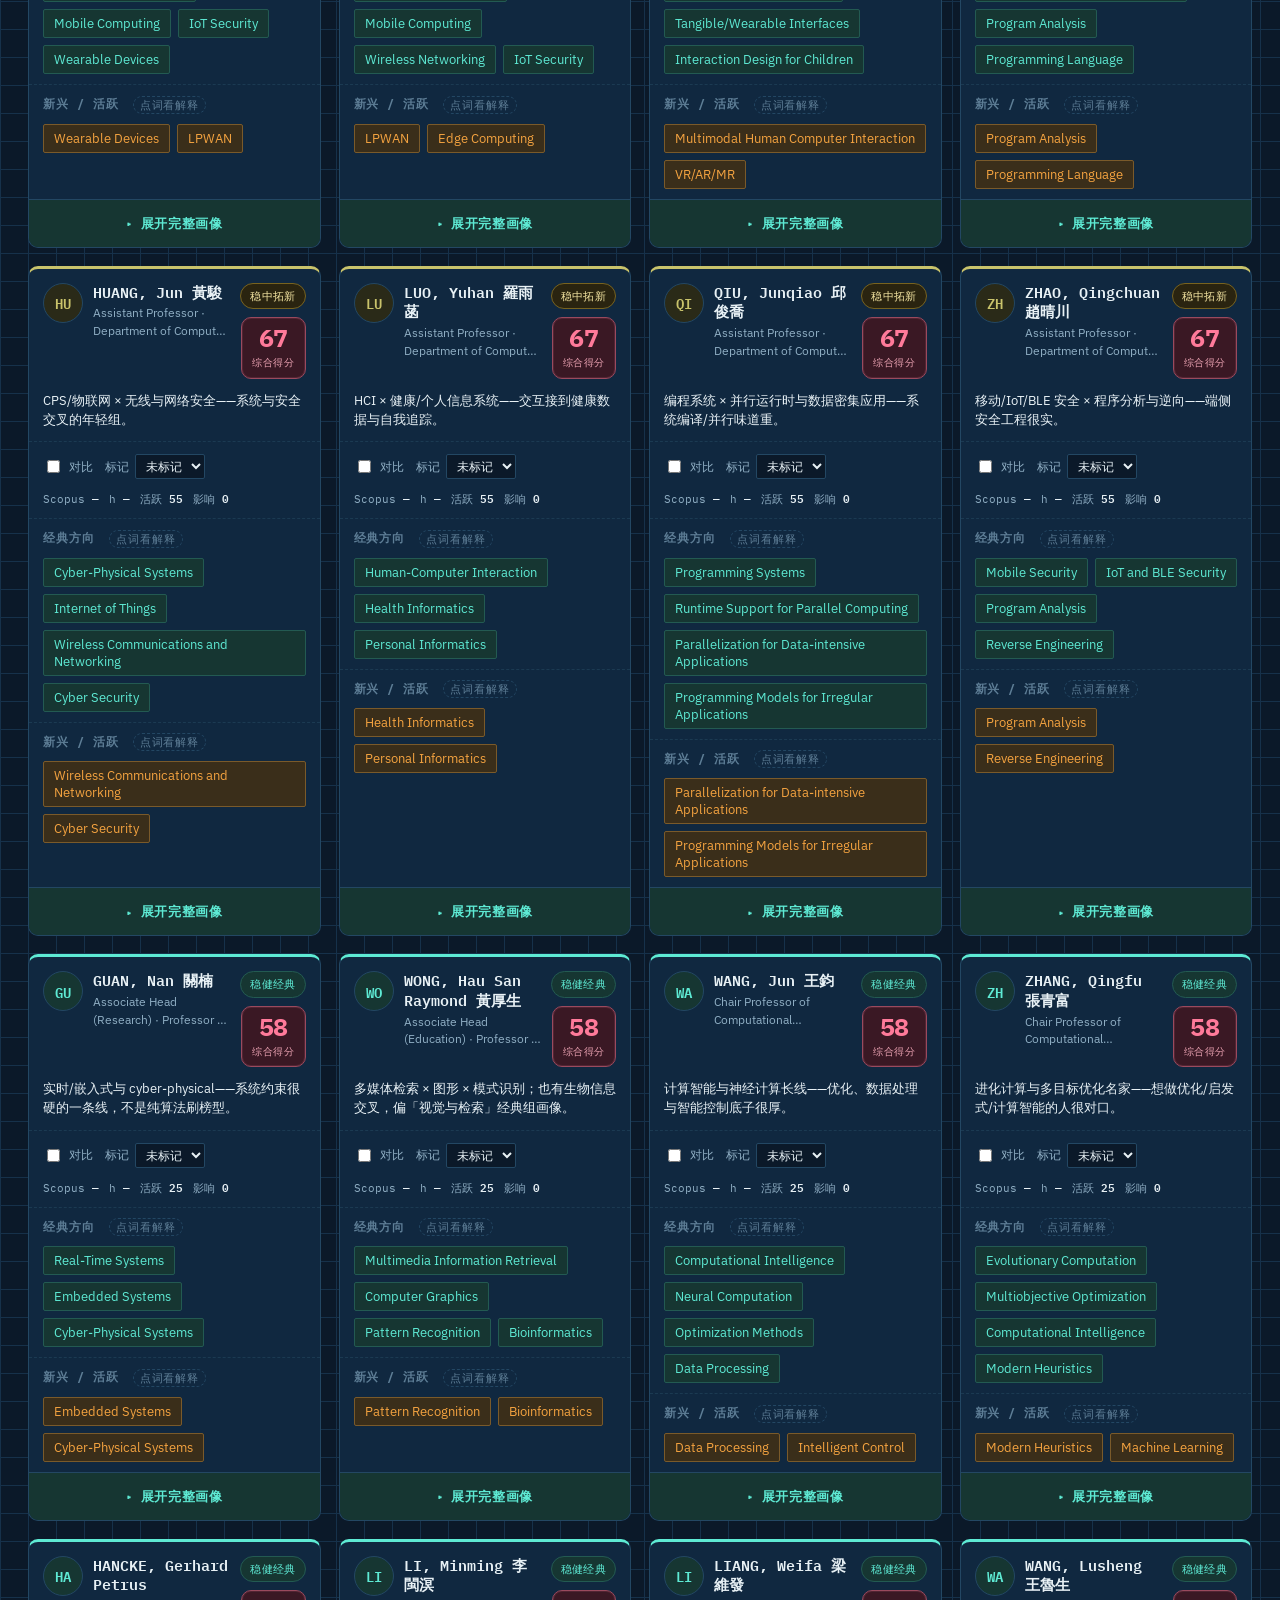
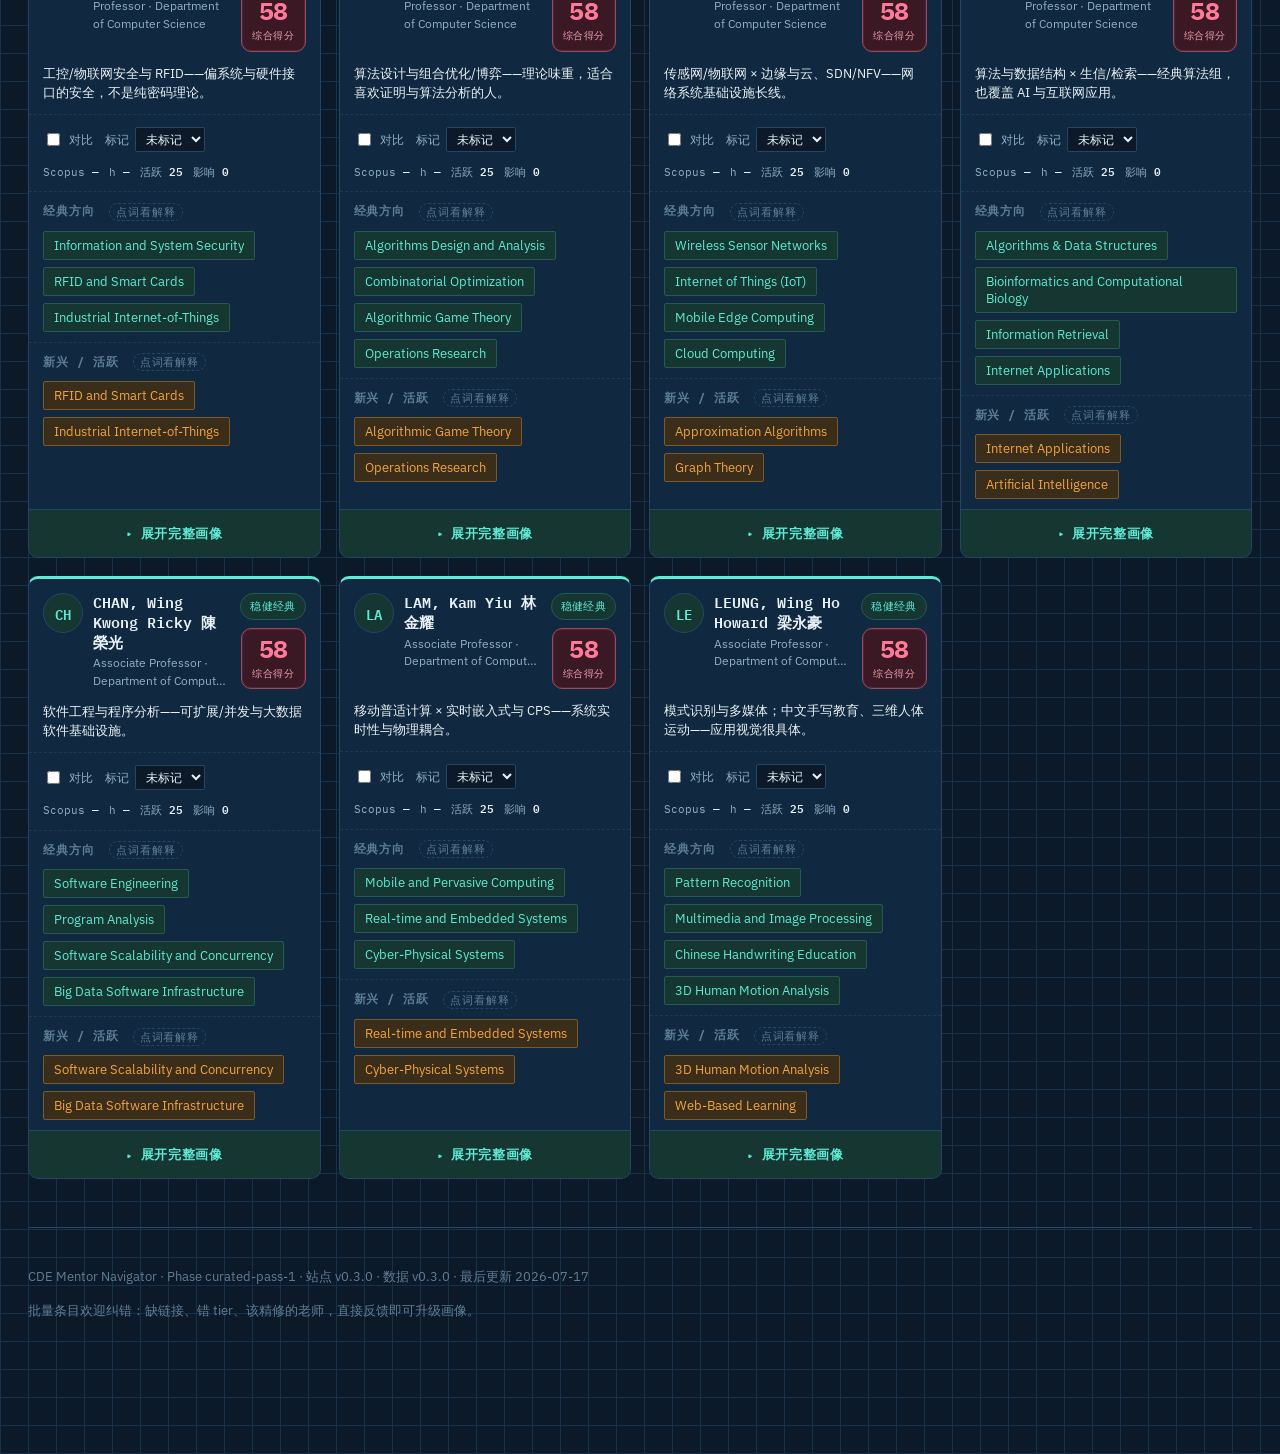
<file: cs/index.html>
<!DOCTYPE html>
<html lang="zh-CN">
<head>
<meta charset="UTF-8">
<meta name="viewport" content="width=device-width, initial-scale=1.0">
<meta name="description" content="CityU CS 导师筛选器 —— 帮学生筛选、对比、理解导师研究方向">
<title>导师筛选器 · CityU CS（试点）</title>
<link rel="preconnect" href="https://fonts.googleapis.com">
<link rel="preconnect" href="https://fonts.gstatic.com" crossorigin>
<link href="https://fonts.googleapis.com/css2?family=IBM+Plex+Mono:wght@400;500;600;700&family=IBM+Plex+Sans:wght@400;500;600;700&family=IBM+Plex+Sans+SC:wght@400;500;600;700&display=swap" rel="stylesheet">
<link rel="stylesheet" href="../css/style.css?v=20260717-guide5">
</head>
<body>
<div class="wrap">

  <div class="hero">
    <p class="eyebrow">CityU CS Department · <span id="versionEyebrow">站点 · 数据</span></p>
    <h1>导师<span class="accent">筛选器</span></h1>
    <p>给想探索 CS 研究方向、准备联系导师申请 lab 的你。布局与交互和 EE 版相同：筛选、打分、对比、术语大白话、我的清单。</p>
    <p>已按官网 Academic Staff 收录 <b>51 位</b>全职教职；叙事与联系方式已精修补全。引用数字、近作标题与招生状态仍建议打开个人主页再核。</p>
    <div class="hero-meta">
      <span class="pill pill-version" id="versionPill">站点 v0.1.0</span>
      <span class="pill" id="dataDatePill">数据更新 2026-07-16</span>
      <span class="pill" id="profCountPill">51 位教职</span>
      <span class="pill" id="storageStatusNote">检测存储环境中…</span>
    </div>
    <nav class="dept-switch" id="sectionDept" aria-label="院系切换">
      <div class="dept-switch-bar">
        <a href="../index.html"><span class="dept-switch-label">EE</span><span class="dept-switch-sub">电气工程</span></a>
        <a class="active" href="./index.html"><span class="dept-switch-label">CS</span><span class="dept-switch-sub">计算机</span></a>
      </div>
    </nav>

    <details class="quality-board report-board" id="qualityBoard">
      <summary id="qualityBoardSummary">发现信息有误？点这里纠错</summary>
      <div class="quality-board-body" id="qualityBoardBody"></div>
    </details>

    <div class="bubble-section" id="sectionBubble">
      <p class="panel-title" style="margin-bottom:8px;">按研究方向总览</p>
      <div class="bubble-legend" id="bubbleSub">
        <div class="bubble-legend-item">
          <span class="bubble-legend-size" aria-hidden="true"><i></i><i></i><i></i></span>
          <span>越大 = 老师越多 · 已录入 <b id="bubbleCount">—</b> 位</span>
        </div>
        <div class="bubble-legend-item">
          <span class="bubble-legend-grad" aria-hidden="true"></span>
          <span><em class="c-teal">青绿</em>经典稳定 · <em class="c-amber">琥珀</em>快速转向</span>
        </div>
        <div class="bubble-legend-note">每个虚线框 = 一块「学科大陆」· 名字在框底 · 大泡居中、小泡环绕（人数打包，不是套死模板）· 悬停看全名 · 点泡看名单</div>
      </div>
      <div class="bubble-field-viewport" id="bubbleFieldViewport">
        <div class="bubble-field" id="bubbleField"></div>
      </div>
      <div class="theme-expand" id="themeExpand"></div>
    </div>

    <details class="methodology" id="sectionMethodology">
      <summary>数据是怎么来的、有什么局限(建议先看一下)</summary>
      <div class="m-body">
        <ul>
          <li>名单对齐 CS Academic Staff 公开页（含名单中标注 Home: Creative Media 者）。</li>
          <li>叙事/标签与联系方式已全员精修；Scopus 数字与近作完整标题仍建议对照 Scholar。</li>
          <li><b>稳健经典 / 稳中拓新 / 快速转向</b>为定性初判；招生信号与产业线索目前仅部分老师有公开核验。</li>
          <li>点击标签可看解释；清单可导出 CSV。标记存本机，与 EE 互不覆盖。</li>
        </ul>
      </div>
    </details>
  </div>

  <div class="panel" id="sectionFilter">
    <p class="panel-title">筛选 / 打分器</p>

    <div class="search-engines" id="sectionSearch">
      <div class="tag-input-row search-engine">
        <div class="search-engine-head">
          <span class="search-engine-num">01</span>
          <label for="nameInput">按姓名搜索</label>
          <span class="search-engine-tag">即时过滤</span>
        </div>
        <input id="nameInput" type="text" placeholder="例如：Wang、王聰、Ma" autocomplete="off">
        <div class="input-hint">支持英文姓/名或中文；输入即过滤卡片。此项不记历史。</div>
      </div>

      <div class="tag-input-row search-engine">
        <div class="search-engine-head">
          <span class="search-engine-num">02</span>
          <label for="interestInput">按方向关键词搜索</label>
          <span class="search-engine-tag">有历史</span>
        </div>
        <input id="interestInput" type="text" placeholder="例如：LLM, 安全, 视觉, edge AI" autocomplete="off">
        <div class="input-hint">留空 = 只按下方权重排序 · 按 Enter 或点别处 → 存进「最近搜索」（最多 5 条）</div>
        <div class="active-tags" id="activeTags"></div>
      </div>
    </div>

    <div class="quick-row">
      <span class="quick-label">快速选择:</span>
      <div class="quick-chips" id="presetChips"></div>
    </div>
    <div class="quick-row" id="historyRow" style="display:none;">
      <span class="quick-label">关键词最近搜索:</span>
      <div class="quick-chips" id="historyChips"></div>
    </div>

    <div class="sliders" id="sectionWeights">
      <div class="slider-block">
        <label>关键词匹配度权重 <span class="val" id="wMatchVal">50</span></label>
        <input type="range" id="wMatch" min="0" max="100" value="50">
        <div class="slider-sub">和你输入的关键词重合越多分越高</div>
      </div>
      <div class="slider-block">
        <label>方向活跃度权重 <span class="val" id="wTrendVal">30</span></label>
        <input type="range" id="wTrend" min="0" max="100" value="30">
        <div class="slider-sub">是否正在转向新热点/新兴方向</div>
      </div>
      <div class="slider-block">
        <label>学术影响力权重 <span class="val" id="wImpactVal">20</span></label>
        <input type="range" id="wImpact" min="0" max="100" value="20">
        <div class="slider-sub">基于Scopus被引数的固定对数刻度</div>
      </div>
    </div>

    <button class="reset-btn" id="resetBtn" type="button">重置筛选条件</button>
  </div>

  <div class="results-head" id="sectionResults">
    <h2 style="font-family:var(--mono);font-size:1rem;margin:0;color:var(--ink);">// 按方向类型分类浏览</h2>
    <span class="results-count" id="resultsCount"></span>
  </div>
  <div class="tier-tabs" id="tierTabs" role="tablist" aria-label="按稳健经典 / 稳中拓新 / 快速转向分类"></div>

  <div class="tier-legend" id="tierLegend">
    <p class="tier-legend-title">研究方向漂移仪 · 三类分别是什么意思</p>
    <div class="gauge-label-row"><span>稳健经典</span><span>稳中拓新</span><span>快速转向</span></div>
    <div class="gauge gauge-lg" aria-hidden="true"></div>
    <div class="tier-legend-defs">
      <div class="tier-def stable"><b>稳健经典</b>方向多年一致，没有明显转向</div>
      <div class="tier-def evolve"><b>稳中拓新</b>主体方向不变，正向新应用延伸</div>
      <div class="tier-def pivot"><b>快速转向</b>近年明显往新热点靠拢</div>
    </div>
    <p class="tier-tabs-hint">每位老师已归入三类之一；点上方 Tab 只看该分类。卡片上不再重复这条进度条。</p>
  </div>

  <div class="grid" id="cardGrid"></div>

  <footer>
    <p id="footerVersionNote">导师筛选器 · CS</p>
    <p>批量条目欢迎纠错：缺链接、错 tier、该精修的老师，直接反馈即可升级画像。</p>
  </footer>

</div>

<button id="guideBtn" class="fab fab-guide" type="button" title="怎么用这个筛选器">怎么用</button>
<button id="myListBtn" class="fab fab-mylist" type="button" title="我的清单">我的清单</button>
<button id="backToTopBtn" class="fab fab-top" type="button" title="回到顶部" aria-label="回到顶部">↑</button>

<div class="compare-bar" id="compareBar">
  <div class="compare-bar-inner">
    <div class="compare-chips" id="compareChips"></div>
    <span id="compareCountText">已选 0/3</span>
    <button class="compare-view-btn" id="compareViewBtn" type="button" disabled>查看对比 →</button>
  </div>
</div>

<div class="overlay" id="compareOverlay">
  <div class="overlay-panel">
    <div class="overlay-head">
      <h3>// 老师对比</h3>
      <button class="overlay-close" data-close="compareOverlay" type="button">✕ 关闭</button>
    </div>
    <div class="compare-table-wrap" id="compareTableWrap"></div>
  </div>
</div>

<div class="overlay" id="myListOverlay">
  <div class="overlay-panel">
    <div class="overlay-head">
      <h3>// 我的清单</h3>
      <button class="overlay-close" data-close="myListOverlay" type="button">✕ 关闭</button>
    </div>
    <div id="myListContent"></div>
    <div class="mylist-actions">
      <button class="reset-btn export-btn" id="exportListBtn" type="button">一键导出清单 CSV</button>
      <button class="reset-btn" id="clearStatusBtn" type="button">清空所有标记</button>
    </div>
  </div>
</div>

<div class="overlay" id="guideOverlay">
  <div class="overlay-panel overlay-panel-guide">
    <div class="overlay-head">
      <h3>// 怎么用</h3>
      <button class="overlay-close" data-close="guideOverlay" type="button">✕ 关闭</button>
    </div>
    <div class="guide-lead">
      <p><b>点下面任一条，会关闭教程并跳到页面对应区域</b>，该区域会短暂高亮。</p>
    </div>
    <div class="guide-body" id="guideBody">
      <button type="button" class="guide-sec" data-guide-target="#sectionDept">
        <h4><span class="guide-num">01</span> 先选 EE 还是 CS</h4>
        <p>头顶两个院系按钮。电气与计算机是两套名单，标记互不串用。</p>
      </button>
      <button type="button" class="guide-sec" data-guide-target="#qualityBoard">
        <h4><span class="guide-num">02</span> 看到写错了？</h4>
        <ul class="guide-dots">
          <li>把出错原文贴上来</li>
          <li>再写你认为正确的内容</li>
          <li>记录保存在本机，可导出给维护者修改</li>
        </ul>
      </button>
      <button type="button" class="guide-sec" data-guide-target="#sectionBubble">
        <h4><span class="guide-num">03</span> 上面那张方向地图</h4>
        <ul class="guide-dots">
          <li>一个虚线框 = 一类相近方向</li>
          <li>泡越大，该方向老师越多</li>
          <li>绿偏稳定，黄偏转向新热点</li>
          <li>鼠标悬停看全名，点击展开名单</li>
        </ul>
      </button>
      <button type="button" class="guide-sec" data-guide-target="#sectionMethodology">
        <h4><span class="guide-num">04</span> 数据靠谱吗？</h4>
        <p>这里写了数据来源与局限。适合当参考图使用；正式联系导师前，请再核对近两年论文。</p>
      </button>
      <button type="button" class="guide-sec" data-guide-target="#sectionSearch">
        <h4><span class="guide-num">05</span> 搜人 / 搜方向</h4>
        <ul class="guide-dots">
          <li>按姓名：输入即过滤卡片</li>
          <li>按关键词：参与匹配打分</li>
          <li>关键词回车后，会写入「最近搜索」</li>
        </ul>
      </button>
      <button type="button" class="guide-sec" data-guide-target="#sectionWeights">
        <h4><span class="guide-num">06</span> 三个滑条怎么排</h4>
        <ul class="guide-dots">
          <li>匹配：和你关键词像不像</li>
          <li>活跃：方向新不新、是否在转向</li>
          <li>影响力：被引大致高低</li>
          <li>拖动后，下方卡片顺序立刻更新</li>
        </ul>
      </button>
      <button type="button" class="guide-sec" data-guide-target="#sectionResults">
        <h4><span class="guide-num">07</span> 稳 / 拓新 / 转向</h4>
        <ul class="guide-dots">
          <li>用上方 Tab 只看某一类老师</li>
          <li>下方色带说明三类分别是什么意思</li>
        </ul>
      </button>
      <button type="button" class="guide-sec" data-guide-target="#cardGrid">
        <h4><span class="guide-num">08</span> 老师卡片</h4>
        <ul class="guide-dots">
          <li>点彩色词，看白话解释</li>
          <li>「展开完整画像」：联系方式、自述、论文等</li>
          <li>可标记：感兴趣 / 已联系 / 放弃</li>
          <li>勾选「对比」最多 3 位</li>
        </ul>
      </button>
      <button type="button" class="guide-sec" data-guide-target="#compareBar" data-guide-fallback="#cardGrid">
        <h4><span class="guide-num">09</span> 对比</h4>
        <ul class="guide-dots">
          <li>在卡片上勾选「对比」</li>
          <li>页面底部出现对比条</li>
          <li>点进去可并排查看</li>
        </ul>
      </button>
      <button type="button" class="guide-sec" data-guide-target="#myListBtn">
        <h4><span class="guide-num">10</span> 我的清单</h4>
        <ul class="guide-dots">
          <li>入口在右上角「我的清单」</li>
          <li>汇总你标记过的老师</li>
          <li>可导出为表格</li>
        </ul>
      </button>
    </div>
  </div>
</div>

<script>
  window.DEPT_CONFIG = {
    deptShort: 'CS',
    deptTitle: 'CityU CS 导师筛选器',
    dataUrl: 'data/professors.json',
    storagePrefix: 'cde_mentor_cs',
    presetKeywords: ['LLM', '安全', '视觉', '边缘AI', '智能体', '隐私', 'AI for Science']
  };
</script>
<script src="../js/app.js?v=20260717-guide5"></script>
</body>
</html>
</file>
<file: css/style.css>
:root {
  --bg: #0B1929;
  --bg-panel: #0F2336;
  --bg-card: #102840;
  --bg-card-hi: #143049;
  --grid: #16314A;
  --line: #234763;
  --line-soft: #1B3A52;
  --ink: #E8F1F5;
  --ink-dim: #90AFC4;
  --ink-faint: #5E7E96;
  --amber: #F4A340;
  --amber-soft: #3A2E1A;
  --amber-line: #7A5A2A;
  --teal: #5EEAD4;
  --teal-soft: #163632;
  --teal-line: #235A52;
  /* 综合得分专用色：避开橙/青/黄，单独承担「分数」语义 */
  --score: #FF7A9A;
  --score-soft: #3A1824;
  --score-line: #9A4A5E;
  --mono: 'IBM Plex Mono', ui-monospace, monospace;
  --sans: 'IBM Plex Sans', 'IBM Plex Sans SC', -apple-system, sans-serif;
}

* { box-sizing: border-box; }

html, body {
  margin: 0;
  padding: 0;
}

body {
  background-color: var(--bg);
  background-image:
    repeating-linear-gradient(0deg, var(--grid) 0px, var(--grid) 1px, transparent 1px, transparent 28px),
    repeating-linear-gradient(90deg, var(--grid) 0px, var(--grid) 1px, transparent 1px, transparent 28px);
  color: var(--ink);
  font-family: var(--sans);
  line-height: 1.55;
  -webkit-font-smoothing: antialiased;
  padding: 0 0 80px;
}

a {
  color: var(--teal);
  text-decoration: none;
  border-bottom: 1px solid var(--teal-line);
}

a:hover { border-bottom-color: var(--teal); }

.wrap {
  max-width: 1440px;
  margin: 0 auto;
  padding: 0 28px 40px;
}

/* ---------- HERO ---------- */
.hero {
  padding: 56px 0 36px;
  border-bottom: 1px solid var(--line);
}

.eyebrow {
  font-family: var(--mono);
  font-size: .78rem;
  letter-spacing: .12em;
  color: var(--teal);
  text-transform: uppercase;
  margin: 0 0 14px;
  text-align: center;
}

.eyebrow::before {
  content: "// ";
  color: var(--ink-faint);
}

h1 {
  font-family: var(--mono);
  font-weight: 600;
  font-size: 2.05rem;
  line-height: 1.25;
  margin: 0 auto 16px;
  letter-spacing: -.01em;
  color: var(--ink);
  text-align: center;
}

h1 .accent { color: var(--amber); }

.hero > p {
  font-size: 1rem;
  color: var(--ink-dim);
  max-width: 680px;
  margin: 0 auto 10px;
  text-align: center;
}

.hero-meta {
  margin-top: 20px;
  display: flex;
  gap: 10px;
  flex-wrap: wrap;
  font-family: var(--mono);
  font-size: .78rem;
  color: var(--ink-faint);
  justify-content: center;
}

.pill {
  border: 1px solid var(--line);
  padding: 4px 10px;
  border-radius: 2px;
  background: var(--bg-panel);
}

.pill-version {
  border-color: var(--amber-line);
  background: var(--amber-soft);
  color: var(--amber);
  font-family: var(--mono);
  font-weight: 600;
}

details.methodology {
  margin-top: 22px;
  border: 1px solid var(--line);
  background: var(--bg-panel);
  border-radius: 3px;
}

details.methodology summary {
  cursor: pointer;
  padding: 12px 16px;
  font-family: var(--mono);
  font-size: .82rem;
  color: var(--ink-dim);
  list-style: none;
  display: flex;
  align-items: center;
  gap: 8px;
}

details.methodology summary::-webkit-details-marker { display: none; }

details.methodology summary::before {
  content: "▸";
  color: var(--teal);
  transition: transform .15s;
}

details.methodology[open] summary::before { transform: rotate(90deg); }

details.methodology .m-body {
  padding: 0 16px 16px;
  font-size: .88rem;
  color: var(--ink-dim);
}

details.methodology .m-body ul {
  margin: 8px 0 0;
  padding-left: 20px;
}

details.methodology .m-body li { margin-bottom: 6px; }

details.methodology .m-body code {
  font-family: var(--mono);
  color: var(--teal);
  background: transparent;
}

/* ---------- BUBBLE OVERVIEW ---------- */
.bubble-section {
  margin-top: 30px;
  padding-top: 22px;
  border-top: 1px dashed var(--line-soft);
}

.bubble-sub {
  font-size: .78rem;
  color: var(--ink-faint);
  margin: 0 0 18px;
}

.bubble-legend {
  display: flex;
  flex-wrap: wrap;
  align-items: center;
  gap: 10px 18px;
  margin: 0 0 16px;
  font-size: .78rem;
  color: var(--ink-dim);
}

.bubble-legend-item {
  display: inline-flex;
  align-items: center;
  gap: 8px;
}

.bubble-legend-size {
  display: inline-flex;
  align-items: center;
  gap: 3px;
}

.bubble-legend-size i {
  display: block;
  border-radius: 50%;
  background: var(--teal);
  opacity: .85;
}

.bubble-legend-size i:nth-child(1) { width: 6px; height: 6px; opacity: .45; }
.bubble-legend-size i:nth-child(2) { width: 10px; height: 10px; opacity: .7; }
.bubble-legend-size i:nth-child(3) { width: 14px; height: 14px; }

.bubble-legend-grad {
  display: inline-block;
  width: 52px;
  height: 8px;
  border-radius: 999px;
  background: linear-gradient(90deg, var(--teal), #C8C060 50%, var(--amber));
  border: 1px solid var(--line);
  flex: none;
}

.bubble-legend .c-teal {
  color: var(--teal);
  font-style: normal;
  font-weight: 600;
}

.bubble-legend .c-amber {
  color: var(--amber);
  font-style: normal;
  font-weight: 600;
}

.bubble-legend b {
  color: var(--ink);
  font-family: var(--mono);
  font-weight: 600;
}

.bubble-legend-note {
  width: 100%;
  font-size: .72rem;
  color: var(--ink-faint);
  margin-top: -2px;
}

/* 横版星罗地图：固定画布 + 绝对定位，视口只负责等比缩放 */
.bubble-field-viewport {
  width: 100%;
  overflow: hidden;
  display: flex;
  justify-content: center;
  margin: 0 auto;
}

.bubble-field {
  position: relative;
  flex: none;
  box-sizing: border-box;
  /* width/height/transform 由 JS 写入设计画布尺寸 */
}

.continent-halo {
  position: absolute;
  /* 圆角矩形：角不要太圆，避免虚线切入把靠边的泡「切出去」 */
  border-radius: 16px;
  background: rgba(94, 234, 212, .06);
  border: 1.5px dashed rgba(94, 234, 212, .48);
  box-shadow: inset 0 0 0 1px rgba(94, 234, 212, .12);
  pointer-events: none;
  z-index: 0;
}

.continent-label {
  position: absolute;
  transform: translate(-50%, -50%);
  font-family: var(--mono);
  font-size: 1.12rem;
  font-weight: 700;
  letter-spacing: .04em;
  color: var(--teal);
  white-space: nowrap;
  pointer-events: none;
  z-index: 40;
  opacity: 1;
  padding: 7px 16px;
  border-radius: 999px;
  background: rgba(11, 25, 41, .92);
  border: 1px solid rgba(94, 234, 212, .45);
  box-shadow: 0 2px 10px rgba(0, 0, 0, .35);
}

.bubble {
  position: absolute;
  border-radius: 50%;
  display: flex;
  flex-direction: column;
  align-items: center;
  justify-content: center;
  text-align: center;
  cursor: pointer;
  border: 1px solid rgba(255,255,255,.15);
  transition: transform .16s ease, box-shadow .16s ease;
  padding: 8px;
  box-sizing: border-box;
  z-index: 1;
  overflow: hidden; /* 文字始终裁在圆内 */
}

.bubble:hover,
.bubble:focus-visible {
  transform: scale(1.55);
  z-index: 30 !important; /* 盖过按尺寸分配的 z-index，保证悬停不被挡住 */
  overflow: hidden;
  box-shadow: 0 12px 32px rgba(0, 0, 0, .42);
}

.bubble:focus-visible {
  outline: 2px solid var(--ink);
  outline-offset: 3px;
}

.bubble .bname-en {
  font-family: var(--mono);
  font-weight: 600;
  font-size: .72rem;
  color: #0B1929;
  line-height: 1.15;
  letter-spacing: .01em;
  max-width: 88%;
  overflow: hidden;
  display: -webkit-box;
  -webkit-line-clamp: 2;
  -webkit-box-orient: vertical;
  word-break: break-word;
}

.bubble .bname-zh {
  font-size: .68rem;
  font-weight: 500;
  color: #0B1929;
  opacity: .85;
  margin-top: 2px;
  max-width: 88%;
  overflow: hidden;
  white-space: nowrap;
  text-overflow: ellipsis;
}

.bubble .bcount {
  font-family: var(--mono);
  font-size: .62rem;
  color: #0B1929;
  opacity: .7;
  margin-top: 2px;
}

/* 放大后仍在圆内：允许多行折行，不再伸出椭圆外 */
.bubble:hover .bname-en,
.bubble:focus-visible .bname-en {
  display: -webkit-box;
  -webkit-line-clamp: 4;
  -webkit-box-orient: vertical;
  overflow: hidden;
  white-space: normal;
  max-width: 90%;
  font-size: .7rem;
  line-height: 1.2;
}

.bubble:hover .bname-zh,
.bubble:focus-visible .bname-zh {
  overflow: hidden;
  white-space: normal;
  text-overflow: unset;
  max-width: 90%;
  font-size: .68rem;
  display: -webkit-box;
  -webkit-line-clamp: 2;
  -webkit-box-orient: vertical;
}

.bubble:hover .bcount,
.bubble:focus-visible .bcount {
  font-size: .62rem;
  opacity: .85;
}

.bubble.ghost {
  background: transparent !important;
  border: 1px dashed var(--line);
  cursor: default;
}

.bubble.ghost .bname-en { color: var(--ink-faint); }
.bubble.ghost .bname-zh { color: var(--ink-faint); opacity: .8; }
.bubble.ghost .bcount { color: var(--ink-faint); }
.bubble.ghost:hover,
.bubble.ghost:focus-visible {
  transform: none;
  box-shadow: none;
  overflow: hidden;
  z-index: 1;
}
.bubble.expanded {
  outline: 2px solid var(--ink);
  outline-offset: 2px;
}

.theme-expand { margin-top: 14px; }

.theme-expand-inner {
  border: 1px solid var(--line);
  background: var(--bg-panel);
  border-radius: 3px;
  padding: 14px 16px;
}

.theme-expand h5 {
  margin: 0 0 10px;
  font-family: var(--mono);
  font-size: .76rem;
  color: var(--ink-faint);
  text-transform: uppercase;
  letter-spacing: .04em;
}

.name-chip {
  font-family: var(--mono);
  font-size: .82rem;
  background: var(--bg);
  border: 1px solid var(--teal-line);
  color: var(--teal);
  padding: 6px 12px;
  border-radius: 2px;
  cursor: pointer;
  margin: 0 6px 6px 0;
}

.name-chip:hover { filter: brightness(1.2); }

/* ---------- FILTER PANEL ---------- */
.panel {
  margin-top: 32px;
  border: 1px solid var(--line);
  background: var(--bg-panel);
  border-radius: 3px;
  padding: 22px 24px;
}

.panel-title {
  font-family: var(--mono);
  font-size: .8rem;
  letter-spacing: .1em;
  color: var(--ink-faint);
  text-transform: uppercase;
  margin: 0 0 16px;
}

.panel-title::before {
  content: "// ";
  color: var(--ink-faint);
}

.tag-input-row {
  display: flex;
  flex-direction: column;
  gap: 8px;
  margin-bottom: 14px;
}

.tag-input-row label {
  font-size: .85rem;
  color: var(--ink-dim);
}

.search-engines {
  display: flex;
  flex-direction: column;
  gap: 12px;
  margin-bottom: 6px;
}

.search-engine {
  margin-bottom: 0;
  padding: 14px 14px 12px;
  border: 1px solid var(--line-soft);
  border-radius: 4px;
  background: rgba(11, 25, 41, .45);
}

.search-engine-head {
  display: flex;
  align-items: center;
  gap: 10px;
  flex-wrap: wrap;
}

.search-engine-num {
  font-family: var(--mono);
  font-size: .7rem;
  color: var(--teal);
  border: 1px solid var(--teal-line);
  background: var(--teal-soft);
  padding: 2px 7px;
  border-radius: 2px;
  flex: none;
}

.search-engine-head label {
  font-size: 1rem;
  font-weight: 600;
  color: var(--ink);
  margin: 0;
}

.search-engine-tag {
  font-family: var(--mono);
  font-size: .68rem;
  color: var(--ink-faint);
  border: 1px solid var(--line);
  padding: 2px 7px;
  border-radius: 999px;
  margin-left: auto;
}

input#nameInput,
input#interestInput {
  width: 100%;
  padding: 11px 14px;
  background: var(--bg);
  border: 1px solid var(--line);
  color: var(--ink);
  font-family: var(--sans);
  font-size: .95rem;
  border-radius: 2px;
  outline: none;
}

input#nameInput::placeholder,
input#interestInput::placeholder {
  color: var(--ink-faint);
}

input#nameInput:focus,
input#interestInput:focus {
  border-color: var(--teal);
}

.input-hint {
  font-size: .78rem;
  color: var(--ink-faint);
}

.active-tags {
  display: flex;
  gap: 6px;
  flex-wrap: wrap;
  margin-top: 8px;
  min-height: 0;
}

.active-tags span {
  font-family: var(--mono);
  font-size: .76rem;
  background: var(--teal-soft);
  border: 1px solid var(--teal-line);
  color: var(--teal);
  padding: 3px 9px;
  border-radius: 2px;
}

.quick-row {
  display: flex;
  align-items: flex-start;
  gap: 8px;
  flex-wrap: wrap;
  margin-top: 10px;
}

.quick-label {
  font-family: var(--mono);
  font-size: .72rem;
  color: var(--ink-faint);
  flex: none;
  padding-top: 5px;
}

.quick-chips {
  display: flex;
  gap: 6px;
  flex-wrap: wrap;
}

.quick-chip {
  font-family: var(--mono);
  font-size: .74rem;
  background: var(--bg);
  border: 1px solid var(--line);
  color: var(--ink-dim);
  padding: 4px 10px;
  border-radius: 12px;
  cursor: pointer;
}

.quick-chip:hover {
  border-color: var(--teal);
  color: var(--teal);
}

.quick-chip.active {
  border-color: var(--teal);
  color: var(--teal);
  background: var(--teal-soft);
}

.sliders {
  display: grid;
  grid-template-columns: 1fr;
  gap: 18px;
  margin-top: 22px;
}

@media(min-width:720px) {
  .sliders { grid-template-columns: 1fr 1fr 1fr; }
}

.slider-block label {
  display: flex;
  justify-content: space-between;
  font-size: .84rem;
  color: var(--ink);
  margin-bottom: 8px;
  font-family: var(--mono);
}

.slider-block label .val { color: var(--amber); }

input[type=range] {
  width: 100%;
  -webkit-appearance: none;
  appearance: none;
  height: 4px;
  background: var(--line);
  border-radius: 2px;
  outline: none;
}

input[type=range]::-webkit-slider-thumb {
  -webkit-appearance: none;
  width: 16px;
  height: 16px;
  border-radius: 50%;
  background: var(--teal);
  cursor: pointer;
  border: 2px solid var(--bg);
}

input[type=range]::-moz-range-thumb {
  width: 16px;
  height: 16px;
  border-radius: 50%;
  background: var(--teal);
  cursor: pointer;
  border: 2px solid var(--bg);
}

.slider-sub {
  font-size: .74rem;
  color: var(--ink-faint);
  margin-top: 4px;
}

.reset-btn {
  margin-top: 18px;
  font-family: var(--mono);
  font-size: .78rem;
  background: none;
  border: 1px solid var(--line);
  color: var(--ink-dim);
  padding: 7px 14px;
  border-radius: 2px;
  cursor: pointer;
}

.reset-btn:hover {
  border-color: var(--ink-dim);
  color: var(--ink);
}

.reset-btn:focus-visible,
button:focus-visible,
input:focus-visible,
select:focus-visible {
  outline: 2px solid var(--teal);
  outline-offset: 2px;
}

/* ---------- RESULTS ---------- */
.results-head {
  display: flex;
  justify-content: space-between;
  align-items: baseline;
  margin: 36px 0 16px;
  flex-wrap: wrap;
  gap: 8px;
}

.results-count {
  font-family: var(--mono);
  font-size: .8rem;
  color: var(--ink-faint);
}

.grid {
  display: grid;
  grid-template-columns: 1fr;
  gap: 16px;
  align-items: stretch;
}

/* 桌面：扑克牌式横排，一屏约 3–4 张 */
@media (min-width: 900px) {
  .grid {
    grid-template-columns: repeat(3, minmax(0, 1fr));
    gap: 18px;
  }
}
@media (min-width: 1280px) {
  .grid {
    grid-template-columns: repeat(4, minmax(0, 1fr));
  }
}
@media (max-width: 899px) and (min-width: 640px) {
  .grid {
    grid-template-columns: repeat(2, minmax(0, 1fr));
  }
}

.card {
  border: 1px solid var(--line);
  background: var(--bg-card);
  border-radius: 10px;
  overflow: hidden;
  border-top: 3px solid var(--ink-faint);
  display: flex;
  flex-direction: column;
  min-height: 0;
  max-height: min(78vh, 720px);
  transition: border-color .15s, transform .15s, max-height .2s;
}
.card:hover {
  border-color: var(--teal-line);
  transform: translateY(-2px);
}
/* 展开后取消卡片高度封顶，避免把简介/标签挤扁裁切 */
.card.portrait-open {
  max-height: none;
  overflow: visible;
  z-index: 2;
  grid-row: span 1;
}
/* 顶部信息区禁止被 flex 压缩（否则会出现「白字只剩下半截」） */
.card > .card-head,
.card > .one-liner,
.card > .card-controls-row,
.card > .stats-row,
.card > .section-block {
  flex-shrink: 0;
}

.card.tier-stable { border-top-color: var(--teal); }
.card.tier-evolve { border-top-color: #C9C36B; }
.card.tier-pivot { border-top-color: var(--amber); }

.card.flash {
  outline: 2px solid var(--teal);
  outline-offset: 2px;
  animation: flashPulse 1.3s ease;
}

@keyframes flashPulse {
  0% { box-shadow: 0 0 0 0 rgba(94,234,212,.55); }
  100% { box-shadow: 0 0 0 16px rgba(94,234,212,0); }
}

@media (prefers-reduced-motion: reduce) {
  .card.flash { animation: none; }
}

.card-head {
  display: flex;
  gap: 10px;
  padding: 14px 14px 8px;
  align-items: flex-start;
  flex-wrap: nowrap;
}

.avatar {
  width: 40px;
  height: 40px;
  border-radius: 50%;
  display: flex;
  align-items: center;
  justify-content: center;
  flex: none;
  font-family: var(--mono);
  font-weight: 600;
  font-size: .85rem;
  border: 1px solid var(--line);
}

.tier-stable .avatar {
  background: var(--teal-soft);
  color: var(--teal);
}

.tier-evolve .avatar {
  background: #2A2A18;
  color: #C9C36B;
}

.tier-pivot .avatar {
  background: var(--amber-soft);
  color: var(--amber);
}

.head-text {
  flex: 1;
  min-width: 0;
}

.head-text h3 {
  margin: 0 0 2px;
  font-size: .95rem;
  font-family: var(--mono);
  font-weight: 600;
  color: var(--ink);
  line-height: 1.3;
}

.head-text .role {
  font-size: .72rem;
  color: var(--ink-dim);
  margin-bottom: 0;
  display: -webkit-box;
  -webkit-line-clamp: 2;
  -webkit-box-orient: vertical;
  overflow: hidden;
}

.one-liner {
  margin: 0;
  padding: 4px 14px 12px;
  font-size: .8rem;
  color: var(--ink);
  line-height: 1.5;
  display: block;
  overflow: visible;
}

.contact-list {
  display: flex;
  flex-direction: column;
  gap: 5px;
}

.contact-cards {
  margin: 0;
  padding: 0;
  list-style: none;
  display: flex;
  flex-direction: column;
  gap: 10px;
}

.contact-card {
  margin: 0;
  padding: 10px 12px;
  border: 1px solid var(--line-soft);
  border-radius: 6px;
  background: rgba(11, 25, 41, .35);
}

.contact-card-label {
  font-family: var(--mono);
  font-size: .72rem;
  color: var(--teal);
  font-weight: 600;
  margin-bottom: 4px;
}

.contact-card-value {
  font-family: var(--mono);
  font-size: .78rem;
  color: var(--ink);
  word-break: break-all;
  line-height: 1.45;
  margin-bottom: 8px;
  user-select: all;
}

.contact-card-actions {
  display: flex;
  flex-wrap: wrap;
  gap: 8px;
  align-items: center;
}

.contact-open-btn {
  font-family: var(--mono);
  font-size: .72rem;
  padding: 4px 10px;
  border-radius: 4px;
  border: 1px solid var(--teal-line);
  background: var(--teal-soft);
  color: var(--teal);
  text-decoration: none;
  border-bottom: 1px solid var(--teal-line);
}

.contact-open-btn:hover {
  background: rgba(94, 234, 212, .22);
  color: var(--ink);
}

.contact-copy-btn {
  padding: 4px 10px;
  border-radius: 4px;
}

.contact-fallback {
  margin: 12px 0 0;
  font-size: .74rem;
  color: var(--ink-faint);
  line-height: 1.45;
}

.recruiting-banner {
  margin: 0 0 12px;
  padding: 10px 12px;
  border-radius: 6px;
  border: 1px solid var(--line-soft);
  background: rgba(11, 25, 41, .4);
}
.recruiting-banner.status-open {
  border-color: var(--teal-line);
  background: var(--teal-soft);
}
.recruiting-banner.status-closed {
  border-color: var(--line);
  opacity: .9;
}
.recruiting-title {
  font-family: var(--mono);
  font-size: .78rem;
  font-weight: 600;
  color: var(--ink);
  margin-bottom: 4px;
}
.recruiting-banner.status-open .recruiting-title { color: var(--teal); }
.recruiting-note {
  font-size: .76rem;
  color: var(--ink-dim);
  line-height: 1.45;
  margin-bottom: 4px;
}
.recruiting-meta {
  display: flex;
  flex-wrap: wrap;
  gap: 8px;
  align-items: center;
  font-size: .7rem;
}
.recruiting-when {
  font-family: var(--mono);
  color: var(--ink-faint);
}

.contact-row {
  display: flex;
  align-items: baseline;
  gap: 8px;
  flex-wrap: wrap;
  font-size: .78rem;
}

.contact-label {
  font-family: var(--mono);
  color: var(--ink-faint);
  min-width: 64px;
  flex: none;
}

.contact-value {
  font-family: var(--mono);
  color: var(--teal);
  border-bottom: 1px dashed var(--teal-line);
  user-select: all;
  word-break: break-all;
  cursor: text;
}

.copy-btn {
  font-family: var(--mono);
  font-size: .68rem;
  background: none;
  border: 1px solid var(--line);
  color: var(--ink-faint);
  padding: 2px 8px;
  border-radius: 2px;
  cursor: pointer;
  flex: none;
}

.copy-btn:hover {
  border-color: var(--teal);
  color: var(--teal);
}

.copy-btn.copied {
  border-color: var(--teal);
  color: var(--teal);
}

.head-right {
  display: flex;
  flex-direction: column;
  align-items: flex-end;
  gap: 8px;
  flex-shrink: 0;
}

.tier-badge {
  font-family: var(--mono);
  font-size: .68rem;
  letter-spacing: .03em;
  padding: 4px 9px;
  border-radius: 999px;
  border: 1px solid var(--line);
  white-space: nowrap;
}
.tier-badge.tier-stable {
  color: var(--teal);
  border-color: var(--teal-line);
  background: var(--teal-soft);
}
.tier-badge.tier-evolve {
  color: #F5E6A3;
  border-color: #78631F;
  background: #2A2410;
}
.tier-badge.tier-pivot {
  color: var(--amber);
  border-color: var(--amber-line);
  background: var(--amber-soft);
}

.tier-tabs {
  display: flex;
  flex-wrap: wrap;
  gap: 8px;
  margin: 0 0 8px;
}
.tier-tab {
  font-family: var(--mono);
  font-size: .78rem;
  border: 1px solid var(--line);
  background: var(--bg-panel);
  color: var(--ink-dim);
  border-radius: 999px;
  padding: 8px 14px;
  cursor: pointer;
}
.tier-tab:hover { color: var(--ink); border-color: var(--teal-line); }
.tier-tab.active {
  color: var(--bg);
  background: var(--teal);
  border-color: var(--teal);
}
.tier-tab.active.tier-tab-stable {
  background: var(--teal);
  border-color: var(--teal);
  color: var(--bg);
}
.tier-tab.active.tier-tab-evolve {
  background: #C9C36B;
  border-color: #C9C36B;
  color: #1a1a10;
}
.tier-tab.active.tier-tab-pivot {
  background: var(--amber);
  border-color: var(--amber);
  color: var(--bg);
}
.tier-tab-count {
  opacity: .85;
  margin-left: 2px;
}
.tier-tabs-hint {
  margin: 10px 0 0;
  font-size: .78rem;
  color: var(--ink-faint);
}

.tier-legend {
  border: 1px solid var(--line);
  background: var(--bg-panel);
  border-radius: 12px;
  padding: 16px 18px 14px;
  margin: 0 0 22px;
}
.tier-legend-title {
  margin: 0 0 12px;
  font-family: var(--mono);
  font-size: .82rem;
  color: var(--ink);
}
.tier-legend .gauge-label-row { margin-bottom: 8px; }
.gauge.gauge-lg {
  height: 14px;
  opacity: .85;
  border-radius: 4px;
  margin-bottom: 12px;
}
.tier-legend-defs {
  display: grid;
  grid-template-columns: 1fr;
  gap: 8px;
}
@media (min-width: 900px) {
  .tier-legend-defs {
    grid-template-columns: repeat(3, 1fr);
    gap: 12px;
  }
}
.tier-def {
  font-size: .78rem;
  color: var(--ink-dim);
  line-height: 1.4;
  padding: 8px 10px;
  border-radius: 8px;
  border: 1px solid var(--line-soft);
  background: var(--bg-card);
}
.tier-def b { display: block; margin-bottom: 2px; font-family: var(--mono); font-size: .75rem; }
.tier-def.stable b { color: var(--teal); }
.tier-def.evolve b { color: #C9C36B; }
.tier-def.pivot b { color: var(--amber); }

.quality-board {
  margin: 16px auto 0;
  max-width: 560px;
  border: 1px solid var(--line);
  border-radius: 10px;
  background: rgba(10, 22, 36, .75);
  text-align: left;
}

.quality-board > summary {
  cursor: pointer;
  list-style: none;
  padding: 10px 14px;
  font-family: var(--mono);
  font-size: .78rem;
  color: var(--ink-dim);
}

.quality-board > summary::-webkit-details-marker { display: none; }
.quality-board > summary::before {
  content: "▸ ";
  color: var(--ink-faint);
}
.quality-board[open] > summary::before { content: "▾ "; }
.quality-board > summary b { color: var(--teal); font-weight: 700; }

.quality-board-body {
  padding: 0 14px 14px;
  border-top: 1px solid var(--line-soft);
}

.quality-footnote {
  margin: 10px 0 0;
  font-size: .72rem;
  color: var(--ink-faint);
}

.report-lead {
  margin: 12px 0 10px;
  font-size: .8rem;
  line-height: 1.55;
  color: var(--ink-dim);
}
.report-lead strong { color: var(--ink); font-weight: 600; }

.error-report-form {
  display: flex;
  flex-direction: column;
  gap: 10px;
}

.report-field {
  display: flex;
  flex-direction: column;
  gap: 5px;
  font-size: .72rem;
  color: var(--ink-faint);
  font-family: var(--mono);
}
.report-field select,
.report-field textarea,
.report-field input {
  width: 100%;
  box-sizing: border-box;
  border: 1px solid var(--line);
  border-radius: 8px;
  background: rgba(8, 18, 30, .9);
  color: var(--ink);
  font-family: var(--sans);
  font-size: .84rem;
  padding: 8px 10px;
  resize: vertical;
}
.report-field select:focus,
.report-field textarea:focus,
.report-field input:focus {
  outline: none;
  border-color: var(--teal-line);
}

.report-actions {
  display: flex;
  flex-wrap: wrap;
  gap: 8px;
}
.report-btn {
  border: 1px solid var(--line);
  background: rgba(11, 25, 41, .7);
  color: var(--ink-dim);
  font-family: var(--mono);
  font-size: .72rem;
  padding: 7px 10px;
  border-radius: 6px;
  cursor: pointer;
}
.report-btn:hover { border-color: var(--teal-line); color: var(--ink); }
.report-btn.primary {
  background: var(--teal-soft);
  border-color: var(--teal-line);
  color: var(--teal);
  font-weight: 600;
}
.report-btn.ghost { opacity: .85; }

.error-report-list { margin-top: 12px; }
.error-report-items {
  margin: 0;
  padding-left: 1.15em;
  font-size: .76rem;
  color: var(--ink-dim);
}
.error-report-items li { margin-bottom: 10px; }
.error-report-item-head {
  margin-bottom: 4px;
  color: var(--ink);
}
.error-report-item-head span { color: var(--ink-faint); font-family: var(--mono); font-size: .68rem; }
.error-report-item-row {
  display: grid;
  grid-template-columns: 4.5em 1fr;
  gap: 6px;
  margin-top: 2px;
  line-height: 1.4;
}
.error-report-item-row span {
  color: var(--ink-faint);
  font-family: var(--mono);
  font-size: .66rem;
}

.quality-badge {
  font-family: var(--mono);
  font-size: .62rem;
  letter-spacing: .04em;
  padding: 3px 7px;
  border-radius: 4px;
  border: 1px solid var(--line);
  white-space: nowrap;
}
.quality-badge.curated {
  color: var(--teal);
  border-color: var(--teal-line);
  background: var(--teal-soft);
}
.quality-badge.batch {
  color: var(--ink-faint);
  border-color: var(--line);
  background: rgba(11, 25, 41, .5);
}

.dept-switch {
  display: flex;
  justify-content: center;
  margin: 14px 0 0;
}

/* Safari 窗口标签感：整条托盘 + 相连的矩形页签 */
.dept-switch-bar {
  display: flex;
  align-items: stretch;
  gap: 0;
  padding: 4px;
  background: #0A1624;
  border: 1px solid var(--line);
  border-radius: 10px;
  box-shadow: inset 0 1px 0 rgba(255,255,255,.04);
  max-width: 360px;
  width: 100%;
}

.dept-switch a {
  flex: 1;
  display: flex;
  flex-direction: column;
  align-items: center;
  justify-content: center;
  gap: 2px;
  padding: 8px 14px 9px;
  margin: 0;
  border: none;
  border-radius: 7px;
  background: transparent;
  color: var(--ink-faint);
  text-decoration: none;
  border-bottom: none;
  transition: background .15s, color .15s, box-shadow .15s;
}

.dept-switch a:hover {
  color: var(--ink-dim);
  background: rgba(255,255,255,.03);
}

.dept-switch a.active {
  color: var(--ink);
  background: var(--bg-card);
  box-shadow:
    0 1px 0 rgba(255,255,255,.06) inset,
    0 2px 8px rgba(0,0,0,.35);
}

.dept-switch-label {
  font-family: var(--mono);
  font-size: .88rem;
  font-weight: 700;
  letter-spacing: .04em;
  line-height: 1.1;
}

.dept-switch a.active .dept-switch-label {
  color: var(--teal);
}

.dept-switch-sub {
  font-family: var(--sans);
  font-size: .66rem;
  color: var(--ink-faint);
  letter-spacing: .02em;
}

.dept-switch a.active .dept-switch-sub {
  color: var(--ink-dim);
}

.mylist-actions {
  display: flex;
  gap: 8px;
  flex-wrap: wrap;
  margin-top: 10px;
}
.mylist-actions .reset-btn { margin-top: 0; flex: 1; min-width: 140px; }
.export-btn {
  border-color: var(--teal-line) !important;
  color: var(--teal) !important;
}

.score-badge {
  text-align: center;
  min-width: 64px;
  padding: 8px 10px 7px;
  border-radius: 10px;
  border: 1px solid var(--score-line);
  background: var(--score-soft);
  box-shadow: inset 0 0 0 1px rgba(255, 122, 154, .12);
}

.score-badge .num {
  font-family: var(--mono);
  font-size: 1.55rem;
  font-weight: 700;
  color: var(--score);
  line-height: 1;
  letter-spacing: -.02em;
}

.score-badge .lbl {
  margin-top: 4px;
  font-size: .62rem;
  color: #E8A0B0;
  font-family: var(--mono);
  text-transform: uppercase;
  letter-spacing: .06em;
}

.status-flag {
  margin-top: 8px;
  font-family: var(--mono);
  font-size: .64rem;
  padding: 3px 8px;
  border-radius: 10px;
  display: inline-block;
}

.status-flag.status-contacted {
  background: #16323F;
  color: var(--teal);
  border: 1px solid var(--teal-line);
}

.status-flag.status-interested {
  background: var(--amber-soft);
  color: var(--amber);
  border: 1px solid var(--amber-line);
}

.status-flag.status-dropped {
  background: #262626;
  color: var(--ink-faint);
  border: 1px solid var(--line);
}

.card-controls-row {
  display: flex;
  gap: 12px;
  padding: 0 14px 10px;
  flex-wrap: wrap;
  font-size: .72rem;
  color: var(--ink-dim);
  align-items: center;
  border-top: 1px dashed var(--line-soft);
  padding-top: 12px;
}

.ctrl-compare {
  display: flex;
  align-items: center;
  gap: 6px;
  cursor: pointer;
}

.ctrl-compare input { accent-color: var(--teal); }

.ctrl-status {
  display: flex;
  align-items: center;
  gap: 6px;
}

.status-select {
  background: var(--bg);
  border: 1px solid var(--line);
  color: var(--ink);
  font-family: var(--mono);
  font-size: .76rem;
  padding: 3px 6px;
  border-radius: 2px;
}

/* drift gauge — 只出现在 Tab 下方的总说明，不进单卡 */
.gauge-label-row {
  display: flex;
  justify-content: space-between;
  font-family: var(--mono);
  font-size: .7rem;
  color: var(--ink-faint);
  margin-bottom: 5px;
  text-transform: uppercase;
  letter-spacing: .04em;
}

.gauge {
  position: relative;
  height: 8px;
  border-radius: 2px;
  /* 左=稳健(青绿) → 中=拓新 → 右=快速转向(琥珀) */
  background: linear-gradient(90deg, var(--teal) 0%, var(--teal) 30%, #C9C36B 30%, #C9C36B 65%, var(--amber) 65%, var(--amber) 100%);
  opacity: .35;
}

.stats-row {
  display: flex;
  gap: 10px;
  padding: 0 14px 10px;
  flex-wrap: wrap;
  font-family: var(--mono);
  font-size: .7rem;
  color: var(--ink-dim);
}

.stats-row span b {
  color: var(--ink);
  font-weight: 600;
}

.section-block {
  padding: 0 14px 10px;
  border-top: 1px dashed var(--line-soft);
  padding-top: 10px;
}

.section-block h4 {
  margin: 0 0 10px;
  font-family: var(--mono);
  font-size: .74rem;
  letter-spacing: .08em;
  text-transform: uppercase;
  color: var(--ink-faint);
}

.chips {
  display: flex;
  gap: 7px;
  flex-wrap: wrap;
}

.chip {
  font-family: var(--sans);
  font-size: .82rem;
  border: 1px solid;
  padding: 5px 10px;
  border-radius: 2px;
  cursor: pointer;
  background: none;
  text-align: left;
}

.chip.classic {
  border-color: var(--teal-line);
  color: var(--teal);
  background: var(--teal-soft);
}

.chip.emerging {
  border-color: var(--amber-line);
  color: var(--amber);
  background: var(--amber-soft);
}

.chip:hover { filter: brightness(1.25); }
.chip.active {
  outline: 2px solid var(--teal);
  outline-offset: 1px;
  filter: brightness(1.15);
}

.mini-chip {
  display: inline-block;
  font-size: .72rem;
  border: 1px solid;
  padding: 2px 7px;
  border-radius: 2px;
  margin: 2px 3px 2px 0;
}

.mini-chip.classic {
  border-color: var(--teal-line);
  color: var(--teal);
  background: var(--teal-soft);
}

.mini-chip.emerging {
  border-color: var(--amber-line);
  color: var(--amber);
  background: var(--amber-soft);
}

.glossary-box {
  margin-top: 10px;
  font-size: .85rem;
  color: var(--ink-dim);
  background: var(--bg);
  border: 1px solid var(--line-soft);
  border-radius: 2px;
  padding: 10px 12px;
  display: none;
}

.glossary-box.show { display: block; }

.glossary-box b { color: var(--ink); }

.declared-list {
  margin: 0;
  padding-left: 18px;
  color: var(--ink-dim);
  font-size: .86rem;
}

.declared-list li { margin-bottom: 4px; }

.narrative {
  font-size: .92rem;
  color: var(--ink-dim);
  line-height: 1.7;
}

.narrative b { color: var(--ink); }

.portrait-panel {
  /* 贴卡片底：用 margin-top:auto，不要 flex-grow，否则空白会出现在「展开」按钮下方 */
  margin-top: auto;
  border-top: 1px solid var(--line);
  background: linear-gradient(180deg, rgba(94,234,212,.06), transparent 48px);
  flex: 0 0 auto;
  min-height: 0;
  display: flex;
  flex-direction: column;
}

.portrait-toggle {
  width: 100%;
  flex-shrink: 0;
  display: flex;
  align-items: center;
  justify-content: center;
  gap: 8px;
  padding: 12px 14px;
  border: none;
  border-bottom: 1px solid transparent;
  background: var(--teal-soft);
  color: var(--teal);
  font-family: var(--mono);
  font-size: .82rem;
  font-weight: 600;
  letter-spacing: .04em;
  cursor: pointer;
  transition: background .15s, color .15s;
}
.portrait-toggle:hover {
  background: rgba(94,234,212,.22);
  color: var(--ink);
}
.portrait-toggle.is-open {
  border-bottom-color: var(--line);
  background: rgba(94,234,212,.14);
}
.portrait-toggle-icon {
  font-size: .7rem;
  line-height: 1;
}

.portrait-body {
  display: none;
  padding: 10px 12px 14px;
}
.portrait-body.show {
  display: flex;
  flex-direction: column;
  flex: 1 1 auto;
  min-height: 0;
}

.portrait-tabs {
  display: grid;
  grid-template-columns: repeat(5, 1fr);
  gap: 4px;
  margin-bottom: 6px;
}
@media (max-width: 720px) {
  .portrait-tabs { grid-template-columns: repeat(3, 1fr); }
}
.portrait-tab {
  font-family: var(--mono);
  font-size: .68rem;
  padding: 7px 4px;
  border: 1px solid var(--line);
  border-radius: 7px;
  background: var(--bg);
  color: var(--ink-dim);
  cursor: pointer;
}
.portrait-tab:hover {
  color: var(--ink);
  border-color: var(--teal-line);
}
.portrait-tab.active {
  color: var(--bg);
  background: var(--teal);
  border-color: var(--teal);
  font-weight: 600;
}

.portrait-scroll-hint {
  margin: 0 0 8px;
  font-family: var(--mono);
  font-size: .68rem;
  color: var(--ink-faint);
  letter-spacing: .02em;
}

.portrait-tab-panel {
  position: relative;
  flex: 1 1 auto;
  min-height: min(52vh, 480px);
  height: min(58vh, 560px);
  max-height: min(70vh, 640px);
  overflow-y: auto;
  overflow-x: hidden;
  font-size: .8rem;
  color: var(--ink-dim);
  border: 1px solid var(--teal-line);
  border-radius: 8px;
  background: var(--bg);
  padding: 14px 14px 32px;
  scrollbar-gutter: stable;
  scrollbar-width: thin;
  scrollbar-color: var(--teal-line) var(--bg-panel);
}
.card.portrait-open .portrait-tab-panel {
  min-height: min(56vh, 520px);
  height: min(62vh, 600px);
  max-height: min(75vh, 720px);
}

.portrait-tab-panel::-webkit-scrollbar {
  width: 8px;
}
.portrait-tab-panel::-webkit-scrollbar-track {
  background: var(--bg-panel);
  border-radius: 8px;
}
.portrait-tab-panel::-webkit-scrollbar-thumb {
  background: var(--teal-line);
  border-radius: 8px;
}
.portrait-tab-panel::-webkit-scrollbar-thumb:hover {
  background: var(--teal);
}

.portrait-tab-panel .contact-list { gap: 6px; }
.portrait-tab-panel .declared-list,
.portrait-tab-panel .recent-list {
  margin: 0;
  padding-left: 16px;
}
.portrait-tab-panel .recent-list li { margin-bottom: 8px; line-height: 1.45; }
.portrait-tab-panel .recent-list i { color: var(--ink-faint); font-style: normal; }
.portrait-tab-panel .narrative {
  margin: 0;
  font-size: .84rem;
  line-height: 1.65;
}

.industry-panel { font-size: .82rem; }
.industry-disclaimer {
  margin: 0 0 10px;
  padding: 8px 10px;
  border: 1px solid var(--line-soft);
  border-radius: 6px;
  color: var(--ink-dim);
  background: rgba(11, 25, 41, .4);
  font-size: .78rem;
  line-height: 1.45;
}
.industry-subtabs {
  display: flex;
  gap: 0;
  padding: 3px;
  margin-bottom: 10px;
  background: #0A1624;
  border: 1px solid var(--line);
  border-radius: 8px;
}
.industry-subtabs-2 { display: flex; }
.industry-subtab {
  flex: 1;
  font-family: var(--mono);
  font-size: .68rem;
  padding: 7px 6px;
  border: none;
  border-radius: 6px;
  background: transparent;
  color: var(--ink-faint);
  cursor: pointer;
}
.industry-subtab:hover { color: var(--ink-dim); background: rgba(255,255,255,.03); }
.industry-subtab.active {
  color: var(--ink);
  background: var(--bg-card);
  font-weight: 600;
  box-shadow: 0 1px 0 rgba(255,255,255,.05) inset, 0 2px 6px rgba(0,0,0,.3);
}
.industry-empty {
  margin: 8px 0 0;
  color: var(--ink-faint);
  font-size: .8rem;
}
.industry-list {
  margin: 0;
  padding-left: 0;
  list-style: none;
}
.industry-list li {
  margin-bottom: 10px;
  padding: 8px 10px;
  border: 1px solid var(--line-soft);
  border-radius: 6px;
  background: rgba(11, 25, 41, .35);
}
.industry-title {
  color: var(--ink);
  font-weight: 600;
  margin-bottom: 4px;
}
.industry-kind {
  display: inline-block;
  margin-left: 6px;
  font-family: var(--mono);
  font-size: .62rem;
  font-weight: 500;
  color: var(--teal);
  border: 1px solid var(--teal-line);
  padding: 1px 6px;
  border-radius: 999px;
  vertical-align: middle;
}
.industry-note {
  color: var(--ink-dim);
  font-size: .78rem;
  line-height: 1.45;
  margin-bottom: 4px;
}
.industry-meta {
  display: flex;
  flex-wrap: wrap;
  gap: 8px;
  align-items: center;
  font-size: .72rem;
}
.industry-src { color: var(--ink-faint); font-family: var(--mono); }
.industry-link {
  color: var(--teal);
  border-bottom: 1px solid var(--teal-line);
  text-decoration: none;
}
.industry-verified {
  margin: 10px 0 0;
  font-family: var(--mono);
  font-size: .66rem;
  color: var(--ink-faint);
}

.paper-url {
  font-family: var(--mono);
  color: var(--teal);
  user-select: all;
  word-break: break-all;
}

.empty-state {
  text-align: center;
  padding: 48px 20px;
  color: var(--ink-faint);
  font-family: var(--mono);
  font-size: .9rem;
  border: 1px dashed var(--line);
  border-radius: 3px;
}

footer {
  margin-top: 48px;
  padding-top: 24px;
  border-top: 1px solid var(--line);
  font-size: .84rem;
  color: var(--ink-faint);
}

footer p { max-width: 680px; }

/* ---------- FLOATING BUTTONS ---------- */
.fab {
  position: fixed;
  border: 1px solid var(--line);
  background: var(--bg-panel);
  color: var(--ink);
  cursor: pointer;
  display: flex;
  align-items: center;
  justify-content: center;
  z-index: 70;
  box-shadow: 0 2px 14px rgba(0,0,0,.45);
  font-family: var(--mono);
}

.fab-top {
  width: 46px;
  height: 46px;
  border-radius: 50%;
  right: 20px;
  bottom: 20px;
  font-size: 1.15rem;
  opacity: 0;
  pointer-events: none;
  transition: opacity .2s;
}

.fab-top.show {
  opacity: 1;
  pointer-events: auto;
}

.fab-mylist,
.fab-guide {
  top: 14px;
  border-radius: 6px;
  padding: 11px 16px;
  font-size: .88rem;
  font-weight: 700;
  letter-spacing: .02em;
  gap: 6px;
  box-shadow: 0 4px 18px rgba(0, 0, 0, .55);
}

.fab-mylist {
  right: 16px;
  border-color: var(--teal);
  background: var(--teal);
  color: #062018;
}

.fab-mylist:hover {
  background: #7ff0dc;
  border-color: #7ff0dc;
}

.fab-guide {
  right: 132px;
  border-color: var(--amber);
  background: var(--amber);
  color: #1a1206;
  animation: fab-guide-pulse 1.6s ease-in-out 2;
}

.fab-guide:hover {
  background: #ffb65a;
  border-color: #ffb65a;
  animation: none;
}

@keyframes fab-guide-pulse {
  0%, 100% { box-shadow: 0 4px 18px rgba(0, 0, 0, .55); transform: translateY(0); }
  50% { box-shadow: 0 6px 22px rgba(244, 163, 64, .55); transform: translateY(-1px); }
}

@media (max-width: 560px) {
  .fab-mylist,
  .fab-guide {
    padding: 10px 12px;
    font-size: .78rem;
  }
  .fab-guide { right: 112px; }
}

.overlay-panel-guide { max-width: 720px; }

.guide-lead {
  margin: 0 0 14px;
  padding: 10px 12px;
  border-radius: 4px;
  border: 1px solid rgba(94, 234, 212, .35);
  background: rgba(94, 234, 212, .1);
  font-size: .9rem;
  color: var(--ink);
  line-height: 1.45;
}

.guide-lead p { margin: 0; }

.guide-lead b { color: var(--teal); font-weight: 700; }

.guide-body {
  display: flex;
  flex-direction: column;
  gap: 10px;
}

.guide-sec {
  display: block;
  width: 100%;
  text-align: left;
  padding: 12px 14px;
  border: 1px solid var(--line-soft);
  border-radius: 4px;
  background: rgba(11, 25, 41, .35);
  color: inherit;
  font: inherit;
  cursor: pointer;
  transition: border-color .15s ease, background .15s ease, transform .12s ease;
}

.guide-sec:hover {
  border-color: rgba(94, 234, 212, .45);
  background: rgba(94, 234, 212, .08);
}

.guide-sec:focus-visible {
  outline: 2px solid var(--teal);
  outline-offset: 2px;
}

.guide-sec h4 {
  margin: 0 0 8px;
  font-size: .92rem;
  color: var(--ink);
  display: flex;
  align-items: center;
  gap: 8px;
  flex-wrap: wrap;
}

.guide-num {
  font-family: var(--mono);
  font-size: .68rem;
  color: var(--teal);
  border: 1px solid var(--teal-line);
  background: var(--teal-soft);
  padding: 2px 7px;
  border-radius: 2px;
}

.guide-sec p {
  margin: 0 0 6px;
  font-size: .88rem;
  color: var(--ink-dim);
}

.guide-sec p:last-child { margin-bottom: 0; }

.guide-aside {
  margin-top: 6px !important;
  padding-top: 6px;
  border-top: 1px dashed rgba(94, 234, 212, .22);
  font-size: .8rem !important;
  color: var(--ink-faint) !important;
}

.guide-sec ul {
  margin: 6px 0 0;
  padding-left: 1.2em;
  font-size: .86rem;
  color: var(--ink-dim);
}

.guide-sec li { margin-bottom: 4px; }

.guide-dots {
  list-style: none;
  margin: 4px 0 0;
  padding: 0;
}

.guide-dots li {
  position: relative;
  margin: 0 0 5px;
  padding-left: 1em;
  font-size: .86rem;
  line-height: 1.45;
  color: var(--ink-dim);
}

.guide-dots li:last-child { margin-bottom: 0; }

.guide-dots li::before {
  content: '·';
  position: absolute;
  left: 0;
  top: 0;
  color: var(--teal);
  font-weight: 700;
}

.guide-flash {
  position: relative;
  box-shadow: 0 0 0 2px rgba(94, 234, 212, .75), 0 0 24px rgba(94, 234, 212, .28);
  border-radius: 6px;
  animation: guide-flash-pulse 1.1s ease-in-out 2;
}

@keyframes guide-flash-pulse {
  0%, 100% { box-shadow: 0 0 0 2px rgba(94, 234, 212, .55), 0 0 12px rgba(94, 234, 212, .18); }
  50% { box-shadow: 0 0 0 3px rgba(94, 234, 212, .9), 0 0 28px rgba(94, 234, 212, .35); }
}

.chip-hint {
  font-family: var(--mono);
  font-size: .68rem;
  font-weight: 500;
  color: var(--ink-faint);
  margin-left: 6px;
  border: 1px dashed var(--line);
  padding: 1px 6px;
  border-radius: 999px;
  vertical-align: middle;
}

/* ---------- COMPARE BAR ---------- */
.compare-bar {
  position: fixed;
  left: 0;
  right: 0;
  bottom: 0;
  background: var(--bg-panel);
  border-top: 1px solid var(--line);
  padding: 12px 20px;
  z-index: 65;
  display: none;
}

.compare-bar.show { display: block; }

.compare-bar-inner {
  max-width: 1440px;
  margin: 0 auto;
  display: flex;
  align-items: center;
  gap: 14px;
  flex-wrap: wrap;
}

.compare-chips {
  display: flex;
  gap: 8px;
  flex-wrap: wrap;
  flex: 1;
}

.compare-chip {
  font-family: var(--mono);
  font-size: .78rem;
  background: var(--bg);
  border: 1px solid var(--teal-line);
  color: var(--teal);
  padding: 4px 6px 4px 10px;
  border-radius: 12px;
  display: inline-flex;
  align-items: center;
  gap: 6px;
}

.compare-remove {
  background: none;
  border: none;
  color: var(--ink-faint);
  cursor: pointer;
  font-size: .85rem;
  padding: 0 2px;
}

.compare-remove:hover { color: var(--ink); }

#compareCountText {
  font-family: var(--mono);
  font-size: .78rem;
  color: var(--ink-faint);
  flex: none;
}

.compare-view-btn {
  font-family: var(--mono);
  font-size: .78rem;
  background: var(--teal-soft);
  border: 1px solid var(--teal-line);
  color: var(--teal);
  padding: 7px 16px;
  border-radius: 2px;
  cursor: pointer;
  flex: none;
}

.compare-view-btn:disabled {
  opacity: .4;
  cursor: not-allowed;
}

/* ---------- OVERLAYS ---------- */
.overlay {
  position: fixed;
  inset: 0;
  background: rgba(5,12,20,.78);
  z-index: 100;
  display: none;
  padding: 24px;
  overflow-y: auto;
}

.overlay.show {
  display: flex;
  align-items: flex-start;
  justify-content: center;
}

.overlay-panel {
  max-width: 960px;
  width: 100%;
  background: var(--bg-panel);
  border: 1px solid var(--line);
  border-radius: 4px;
  padding: 24px;
  margin-top: 30px;
}

.overlay-head {
  display: flex;
  justify-content: space-between;
  align-items: center;
  margin-bottom: 18px;
}

.overlay-head h3 {
  font-family: var(--mono);
  font-size: 1rem;
  margin: 0;
  color: var(--ink);
}

.overlay-close {
  font-family: var(--mono);
  font-size: .78rem;
  background: none;
  border: 1px solid var(--line);
  color: var(--ink-dim);
  padding: 6px 12px;
  border-radius: 2px;
  cursor: pointer;
}

.overlay-close:hover {
  border-color: var(--ink);
  color: var(--ink);
}

.compare-table-wrap { overflow-x: auto; }

table.compare-table {
  width: 100%;
  border-collapse: collapse;
  font-size: .84rem;
  table-layout: fixed;
}

table.compare-table th,
table.compare-table td {
  border: 1px solid var(--line-soft);
  padding: 10px 12px;
  vertical-align: top;
  text-align: left;
  word-break: break-word;
}

table.compare-table thead th {
  font-family: var(--mono);
  color: var(--ink);
  font-size: .82rem;
  background: var(--bg);
}

table.compare-table tbody th {
  font-family: var(--mono);
  color: var(--ink-faint);
  font-size: .7rem;
  text-transform: uppercase;
  letter-spacing: .04em;
  background: var(--bg);
  white-space: nowrap;
}

table.compare-table tbody td { color: var(--ink-dim); }

.mylist-group { margin-bottom: 18px; }

.mylist-group h4 {
  font-family: var(--mono);
  font-size: .8rem;
  color: var(--ink-faint);
  margin: 0 0 8px;
  text-transform: uppercase;
  letter-spacing: .05em;
}

.mylist-group ul {
  list-style: none;
  margin: 0;
  padding: 0;
  display: flex;
  flex-wrap: wrap;
  gap: 8px;
}

.mylist-name {
  font-family: var(--mono);
  font-size: .85rem;
  background: var(--bg);
  border: 1px solid var(--teal-line);
  color: var(--teal);
  padding: 6px 12px;
  border-radius: 2px;
  cursor: pointer;
}

.mylist-name:hover { filter: brightness(1.2); }

@media (prefers-reduced-motion: reduce) {
  * { transition: none !important; }
}
</file>
